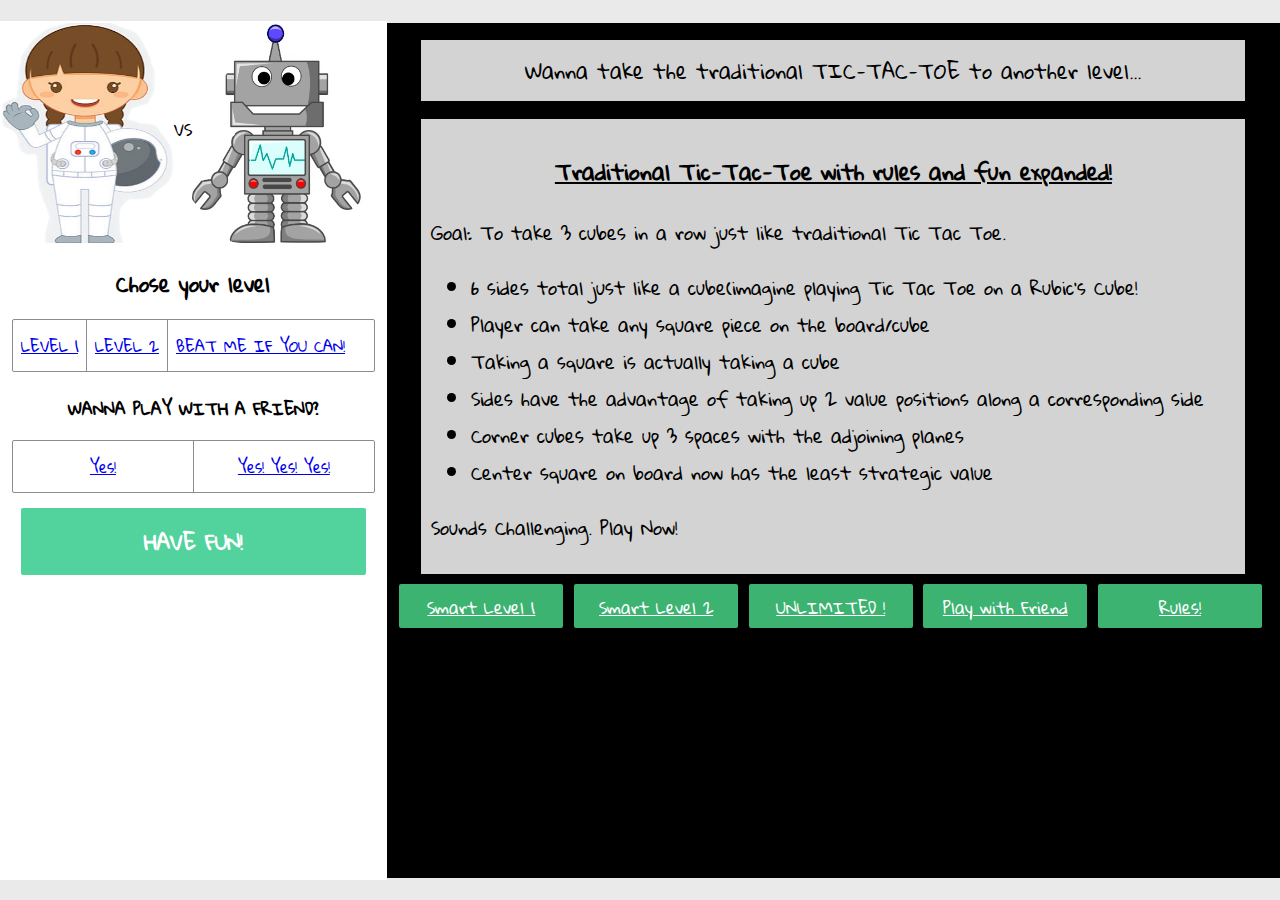
<file: index.html>
<!DOCTYPE html>
<html lang="en">
<head>
	<title> TIC-TAC-TOE</title>
	<meta charset="UTF-8">
	<meta name="viewport" content="width=device-width, initial-scale=1.0">
	<title>Document</title>
	<link href="https://fonts.googleapis.com/css?family=Gloria+Hallelujah" rel="stylesheet">
	<link href="https://fonts.googleapis.com/css?family=Raleway:300,300i,400,400i" rel="stylesheet">

	<link rel="stylesheet" href="style.css">
</head>
<body>
	<div class="outer">
		<div class="inner1">
			<div id="height"></div>
			<div class="imgholder">
				<img src="src/images/human.png">
				<div id="vs">VS</div>
				<img src="src/images/robot.png">
			</div>
			<div class="field">
				<label id="size-increase">Chose your level</label>
				<div class="depth_choices" id="depth">
					<ul id="inline-options">
						<li data-value="1"><a href="level1/index.html">LEVEL 1</a></li>
						<li data-value="2"><a href="level2/indexx.html">LEVEL 2</a></li>
						<li data-value="-1"><a href="tictac3d/index.html">BEAT ME IF YOU CAN!</a></li>
					</ul>
				</div>
			</div>
			<div class="field">
				<label>WANNA PLAY WITH A FRIEND?</label>
				<div class="starting_player_choices" id="starting_player">
					<ul id="inline-options">
						<li data-value="1" ><a href="2player/player.html">Yes!</a></li>
						<li data-value="0"><a href="2player/player.html">Yes! Yes! Yes!</a></li>
					</ul>

				</div>
			</div>

			<button id="newgame">HAVE FUN!</button>
		</div>
		<div class="inner2">
			<div id="height"></div>
			<div id="board_wrap">
			
	
				<div class="box white">Wanna take the traditional TIC-TAC-TOE to another level... </div>

	 <div class="box white" id="textSize">
	 <!-- 	<h2>WELCOME TO 3D TIC-TAC-TOE</h2> -->
	 	<h3><u> Traditional Tic-Tac-Toe with rules and fun expanded! </u></h3>
		<p>
		Goal: To take 3 cubes in a row just like traditional Tic Tac Toe. 
		</p>

		<ul>
			<li>6 sides total just like a cube(imagine playing Tic Tac Toe on a Rubic's Cube!</li>
			<li>Player can take any square piece on the board/cube</li>
			<li>Taking a square is actually taking a cube</li>
			<li>Sides have the advantage of taking up 2 value positions along a corresponding side</li>
			<li>Corner cubes take up 3 spaces with the adjoining planes</li>
			<li>Center square on board now has the least strategic value</li>
		</ul>


		<p class="ul1">Sounds Challenging. Play Now!</p>
		</div>
		<div class="end-buttons">
			<div class="boxx"><a href="3D-level1/index.html">
				Smart Level 1
		   </div>
   
		   <div class="boxx"><a href="3D-level2/index.html">
				Smart Level 2
		   </div>
   
		   <div class="boxx"><a href="3D-level3/index.html">
			   UNLIMITED !
		   </div>
   
		   <div class="boxx"><a href="3dplayer/index.html">
			   Play with Friend
		   </div>
   
		   <div class="boxx"><a href="rules/rules.html">
			   Rules!
		   </div>
		</div>

	</div>
	
		</div>
	</div>
				
				
	<script type="text/javascript" src="script.js"></script>
</body>
</html>
</file>
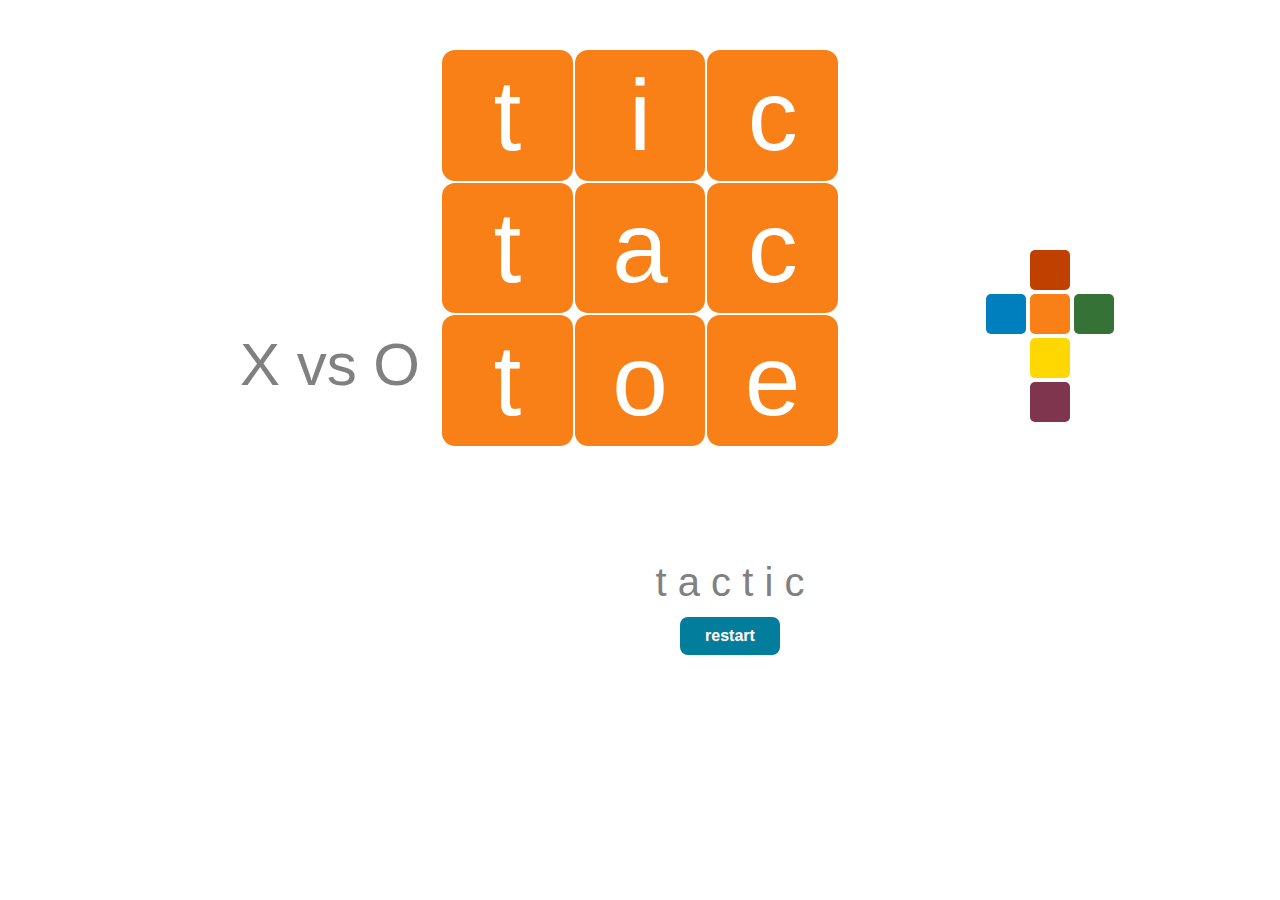
<file: 3D-level1/index.html>
<!DOCTYPE html>
<html>

<head>
  <meta charset="utf-8">
  <title>tic tac toe tactic</title>
  <link rel="stylesheet" href="./css/tictactoetactics.css">
  <script src="https://code.jquery.com/jquery-2.2.0.min.js"></script>
</head>

<body>
  <h3></h3>
  <div id="board" class="container">
    <!-- x vs o/ winner alert! -->
    <div class="message">
      <span id="winner">X vs O</span>
    </div>

    <!-- board/planes -->
    <div>
      <table id="boardCenterPlaneA" class="show">
        <tbody>
          <tr>
            <td class="cellA" id="cellA0a">t</td>
            <td class="cellA" id="cellA1b">i</td>
            <td class="cellA" id="cellA2c">c</td>
          </tr>
          <tr>
            <td class="cellA" id="cellA3d">t</td>
            <td class="cellA" id="cellA4e">a</td>
            <td class="cellA" id="cellA5f">c</td>
          </tr>
          <tr>
            <td class="cellA" id="cellA6g">t</td>
            <td class="cellA" id="cellA7h">o</td>
            <td class="cellA" id="cellA8i">e</td>
          </tr>
        </tbody>
      </table>
      <table id="boardRightPlaneB" class="hidden">
        <tbody>
          <tr>
            <td class="cellB" id="cellB0c">t</td>
            <td class="cellB" id="cellB1j">t</td>
            <td class="cellB" id="cellB2k">t</td>
          </tr>
          <tr>
            <td class="cellB" id="cellB3f">i</td>
            <td class="cellB" id="cellB4l">a</td>
            <td class="cellB" id="cellB5m">o</td>
          </tr>
          <tr>
            <td class="cellB" id="cellB6i">c</td>
            <td class="cellB" id="cellB7n">c</td>
            <td class="cellB" id="cellB8o">e</td>
          </tr>
        </tbody>
      </table>
      <table id="boardBackPlaneC" class="hidden">
        <tbody>
          <tr>
            <td class="cellC" id="cellC0u">t</td>
            <td class="cellC" id="cellC1t">a</td>
            <td class="cellC" id="cellC2o">c</td>
          </tr>
          <tr>
            <td class="cellC" id="cellC3s">t</td>
            <td class="cellC" id="cellC4r">i</td>
            <td class="cellC" id="cellC5m">c</td>
          </tr>
          <tr>
            <td class="cellC" id="cellC6q">t</td>
            <td class="cellC" id="cellC7p">o</td>
            <td class="cellC" id="cellC8k">e</td>
          </tr>
        </tbody>
      </table>
      <table id="boardLeftPlaneD" class="hidden">
        <tbody>
          <tr>
            <td class="cellD" id="cellD0q">t</td>
            <td class="cellD" id="cellD1v">a</td>
            <td class="cellD" id="cellD2a">c</td>
          </tr>
          <tr>
            <td class="cellD" id="cellD3s">t</td>
            <td class="cellD" id="cellD4w">i</td>
            <td class="cellD" id="cellD5d">c</td>
          </tr>
          <tr>
            <td class="cellD" id="cellD6u">t</td>
            <td class="cellD" id="cellD7x">o</td>
            <td class="cellD" id="cellD8g">e</td>
          </tr>
        </tbody>
      </table>
      <table id="boardTopPlaneE" class="hidden">
        <tbody>
          <tr>
            <td class="cellE" id="cellE0q">t</td>
            <td class="cellE" id="cellE1p">i</td>
            <td class="cellE" id="cellE2k">c</td>
          </tr>
          <tr>
            <td class="cellE" id="cellE3v">t</td>
            <td class="cellE" id="cellE4z">a</td>
            <td class="cellE" id="cellE5j">c</td>
          </tr>
          <tr>
            <td class="cellE" id="cellE6a">t</td>
            <td class="cellE" id="cellE7b">i</td>
            <td class="cellE" id="cellE8c">c</td>
          </tr>
        </tbody>
      </table>
      <table id="boardDownPlaneF" class="hidden">
        <tbody>
          <tr>
            <td class="cellF" id="cellF0g">t</td>
            <td class="cellF" id="cellF1h">i</td>
            <td class="cellF" id="cellF2i">c</td>
          </tr>
          <tr>
            <td class="cellF" id="cellF3x">t</td>
            <td class="cellF" id="cellF4y">a</td>
            <td class="cellF" id="cellF5n">c</td>
          </tr>
          <tr>
            <td class="cellF" id="cellF6u">t</td>
            <td class="cellF" id="cellF7t">i</td>
            <td class="cellF" id="cellF8o">c</td>
          </tr>
        </tbody>
      </table>
      <div class="info">
        <li><span id="turn">t a c t i c</span></li>
        <li><a href="#" id="restartButton">restart</a></li>
      </div>
    </div>

    <!-- control buttons -->
    <div class="control">
      <tbody id="control">
        <tr>
          <li>
            <a href="#" id="redButton"></a>
          </li>
        </tr>
        <tr>
          <a href="#" id="blueButton"></a>
          <a href="#" id="orangeButton"></a>
          <a href="#" id="greenButton"></a>
        </tr>
        <tr>
          <li>
            <a href="#" id="yellowButton"></a>
          </li>
        </tr>
        <tr>
          <li>
            <a href="#" id="purpleButton"></a>
          </li>
        </tr>
      </tbody>
    </div>
  </div>
  <!-- audio -->
  <audio id="jump" src="sounds/jump.mov"></audio>
  <audio id="error" src="sounds/error.mov"></audio>
  <audio id="win" src="sounds/win.mov"></audio>
  
  <script src="js/tictactoetactics.js"></script>
  
</body>

</html>
</file>
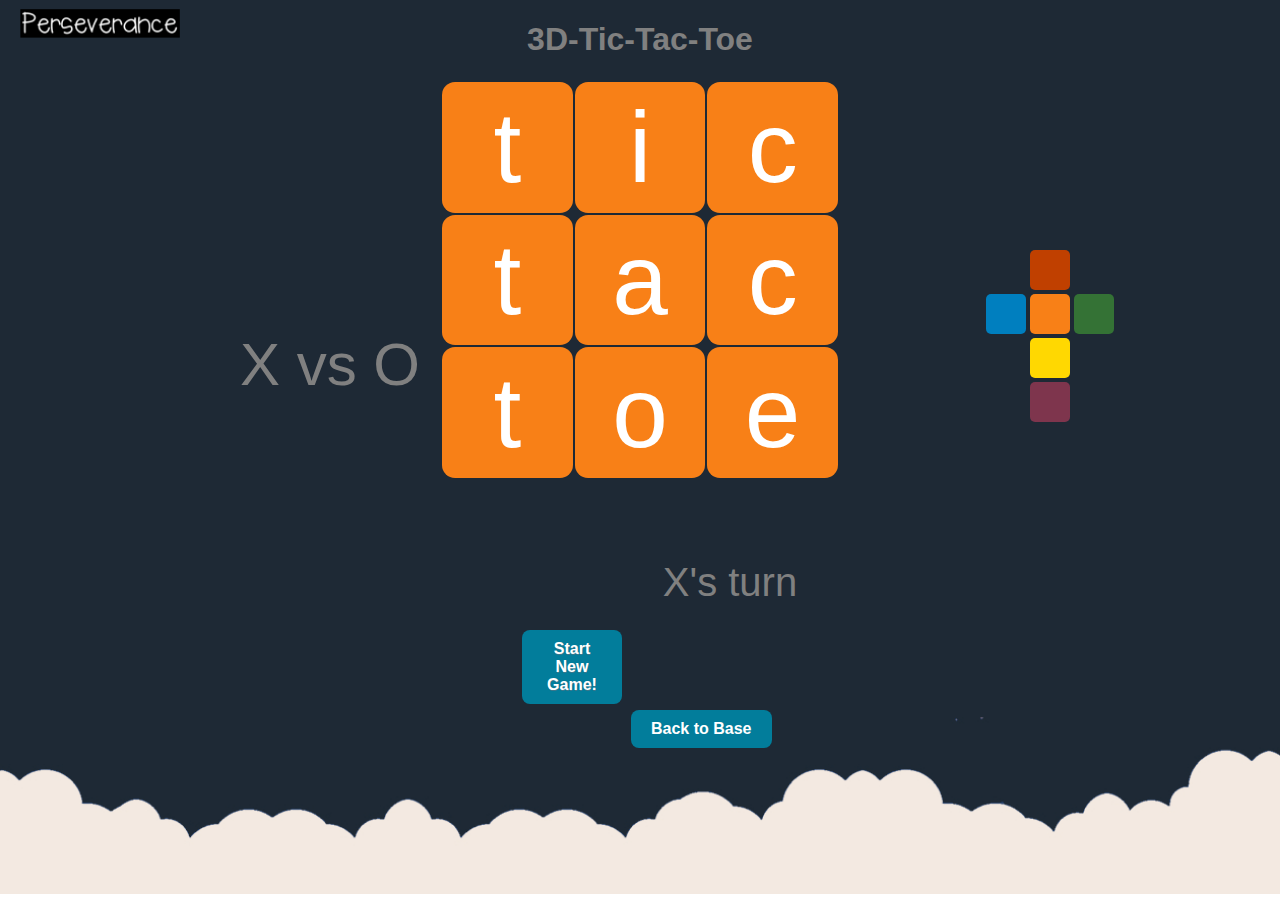
<file: 3D-level2/index.html>
<!DOCTYPE html>
<html>

<head>
  <meta charset="utf-8">
  <title>3D tic tac toe </title>
  <link rel="stylesheet" href="./css/tictactoetactics.css">
  <script src="https://code.jquery.com/jquery-2.2.0.min.js"></script>


 <style>
      body {
     /* background-color: #3b444b;

*/        min-height: 97vh;
       /*   max-height: 130vh;*/
        background-image: url(marsbg.png);
        background-size: cover;
      background-repeat: no-repeat;
      max-width: 500px;
      margin: auto;
      align-items: left;
      }

    </style>
    
</head>

<body>
  <h1>3D-Tic-Tac-Toe</h1>
  <div id="board" class="container">


    <!-- x vs o/ winner alert! -->
    <div class="message">
      <span id="winner">X vs O</span>
    </div>

    <!-- board/planes -->
    <div>
      <table id="boardCenterPlaneA" class="show">
        <tbody>
          <tr>
            <td class="cellA" id="cellA0a">t</td>
            <td class="cellA" id="cellA1b">i</td>
            <td class="cellA" id="cellA2c">c</td>
          </tr>
          <tr>
            <td class="cellA" id="cellA3d">t</td>
            <td class="cellA" id="cellA4e">a</td>
            <td class="cellA" id="cellA5f">c</td>
          </tr>
          <tr>
            <td class="cellA" id="cellA6g">t</td>
            <td class="cellA" id="cellA7h">o</td>
            <td class="cellA" id="cellA8i">e</td>
          </tr>
        </tbody>
      </table>
      <table id="boardRightPlaneB" class="hidden">
        <tbody>
          <tr>
            <td class="cellB" id="cellB0c">t</td>
            <td class="cellB" id="cellB1j">t</td>
            <td class="cellB" id="cellB2k">t</td>
          </tr>
          <tr>
            <td class="cellB" id="cellB3f">i</td>
            <td class="cellB" id="cellB4l">a</td>
            <td class="cellB" id="cellB5m">o</td>
          </tr>
          <tr>
            <td class="cellB" id="cellB6i">c</td>
            <td class="cellB" id="cellB7n">c</td>
            <td class="cellB" id="cellB8o">e</td>
          </tr>
        </tbody>
      </table>
      <table id="boardBackPlaneC" class="hidden">
        <tbody>
          <tr>
            <td class="cellC" id="cellC0u">t</td>
            <td class="cellC" id="cellC1t">a</td>
            <td class="cellC" id="cellC2o">c</td>
          </tr>
          <tr>
            <td class="cellC" id="cellC3s">t</td>
            <td class="cellC" id="cellC4r">i</td>
            <td class="cellC" id="cellC5m">c</td>
          </tr>
          <tr>
            <td class="cellC" id="cellC6q">t</td>
            <td class="cellC" id="cellC7p">o</td>
            <td class="cellC" id="cellC8k">e</td>
          </tr>
        </tbody>
      </table>
      <table id="boardLeftPlaneD" class="hidden">
        <tbody>
          <tr>
            <td class="cellD" id="cellD0q">t</td>
            <td class="cellD" id="cellD1v">a</td>
            <td class="cellD" id="cellD2a">c</td>
          </tr>
          <tr>
            <td class="cellD" id="cellD3s">t</td>
            <td class="cellD" id="cellD4w">i</td>
            <td class="cellD" id="cellD5d">c</td>
          </tr>
          <tr>
            <td class="cellD" id="cellD6u">t</td>
            <td class="cellD" id="cellD7x">o</td>
            <td class="cellD" id="cellD8g">e</td>
          </tr>
        </tbody>
      </table>
      <table id="boardTopPlaneE" class="hidden">
        <tbody>
          <tr>
            <td class="cellE" id="cellE0q">t</td>
            <td class="cellE" id="cellE1p">i</td>
            <td class="cellE" id="cellE2k">c</td>
          </tr>
          <tr>
            <td class="cellE" id="cellE3v">t</td>
            <td class="cellE" id="cellE4z">a</td>
            <td class="cellE" id="cellE5j">c</td>
          </tr>
          <tr>
            <td class="cellE" id="cellE6a">t</td>
            <td class="cellE" id="cellE7b">i</td>
            <td class="cellE" id="cellE8c">c</td>
          </tr>
        </tbody>
      </table>
      <table id="boardDownPlaneF" class="hidden">
        <tbody>
          <tr>
            <td class="cellF" id="cellF0g">t</td>
            <td class="cellF" id="cellF1h">i</td>
            <td class="cellF" id="cellF2i">c</td>
          </tr>
          <tr>
            <td class="cellF" id="cellF3x">t</td>
            <td class="cellF" id="cellF4y">a</td>
            <td class="cellF" id="cellF5n">c</td>
          </tr>
          <tr>
            <td class="cellF" id="cellF6u">t</td>
            <td class="cellF" id="cellF7t">i</td>
            <td class="cellF" id="cellF8o">c</td>
          </tr>
        </tbody>
      </table>
      <div class="info">
        <li><span id="turn">X's turn</span></li>
        <div class="button-holder">
        <a href="#" id="restartButton">Start New Game!</a>
           <button onclick="history.back()">Back to Base</button>
         </div>
      </div>
      
    </div>


    <!-- control buttons -->
    <div class="control">
      <tbody id="control">
        <tr>
          <li>
            <a href="#" id="redButton"></a>
          </li>
        </tr>
        <tr>
          <a href="#" id="blueButton"></a>
          <a href="#" id="orangeButton"></a>
          <a href="#" id="greenButton"></a>
        </tr>
        <tr>
          <li>
            <a href="#" id="yellowButton"></a>
          </li>
        </tr>
        <tr>
          <li>
            <a href="#" id="purpleButton"></a>
          </li>
        </tr>
      </tbody>
    </div>
  </div>



  <!-- audio -->
  <audio id="jump" src="sounds/jump.mov"></audio>
  <audio id="error" src="sounds/error.mov"></audio>
  <audio id="win" src="sounds/win.mov"></audio>
  <script src="js/tictactoetactics.js"></script>


</body>

</html>
</file>
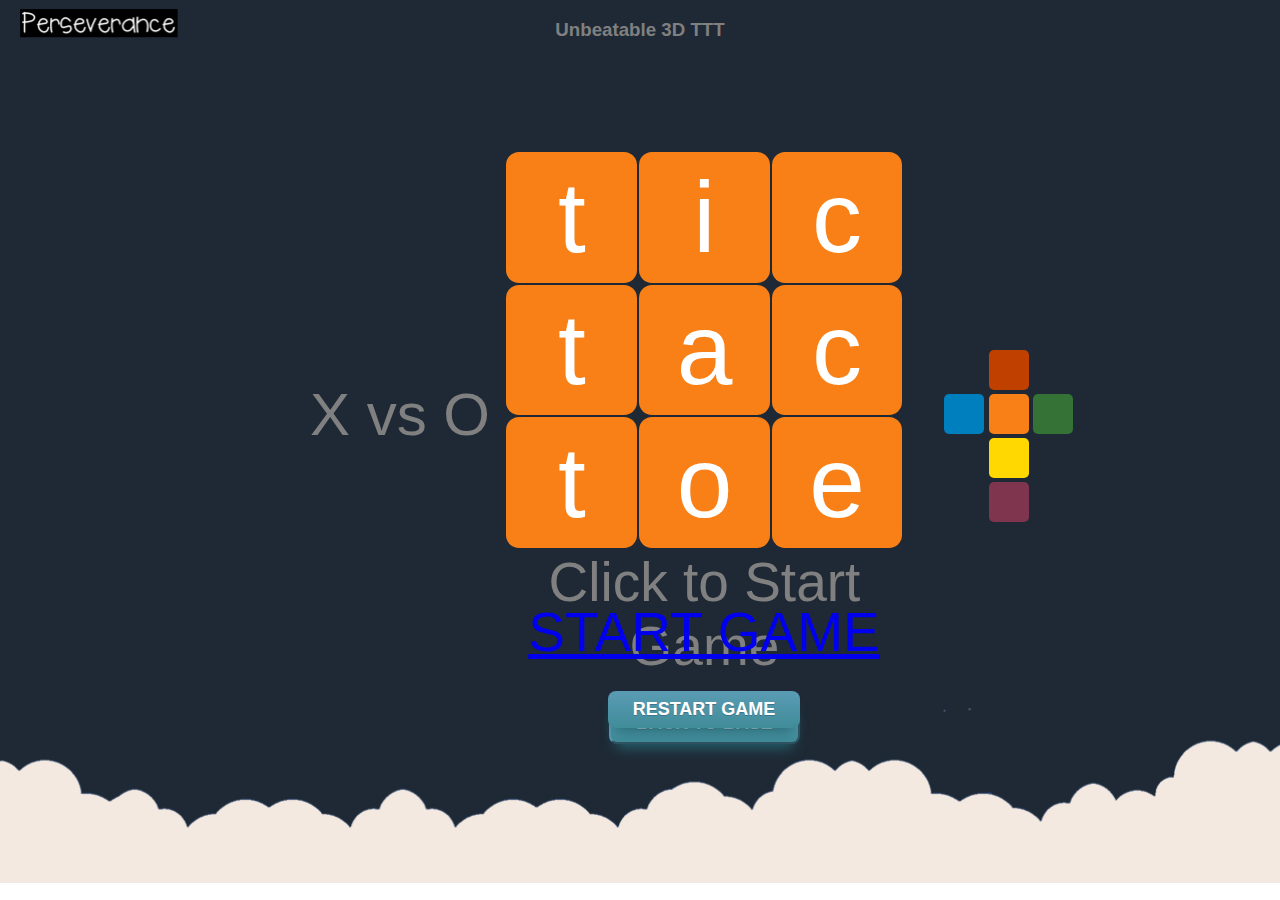
<file: 3D-level3/index.html>
<!DOCTYPE html>
<html>

<head>
  <meta charset="utf-8">
  <title>3D tic tac toe </title>
  <link rel="stylesheet" href="./css/tictactoetactics.css">
  <script src="https://code.jquery.com/jquery-2.2.0.min.js"></script>

  <style>
      body {
     /* background-color: #3b444b;

*/      min-height: 96vh;
        max-height: 100vh;
        background-image: url(marsbg.png);
        background-size: cover;
      background-repeat: no-repeat;
      max-width: 500px;
      margin: auto;
      align-items: left;
      }

    </style>

</head>

<body>
  <h3>Unbeatable 3D TTT</h3>
  <div id="board" class="container">
    <!-- x vs o/ winner alert! -->
    <div class="message">
      <span id="winner">X vs O</span>
    </div>

    <!-- board/planes -->
    <div>
      <table id="boardCenterPlaneA" class="show">
        <tbody>
          <tr>
            <td class="cellA" id="cellA0a">t</td>
            <td class="cellA" id="cellA1b">i</td>
            <td class="cellA" id="cellA2c">c</td>
          </tr>
          <tr>
            <td class="cellA" id="cellA3d">t</td>
            <td class="cellA" id="cellA4e">a</td>
            <td class="cellA" id="cellA5f">c</td>
          </tr>
          <tr>
            <td class="cellA" id="cellA6g">t</td>
            <td class="cellA" id="cellA7h">o</td>
            <td class="cellA" id="cellA8i">e</td>
          </tr>
        </tbody>
      </table>
      <table id="boardRightPlaneB" class="hidden">
        <tbody>
          <tr>
            <td class="cellB" id="cellB0c">t</td>
            <td class="cellB" id="cellB1j">t</td>
            <td class="cellB" id="cellB2k">t</td>
          </tr>
          <tr>
            <td class="cellB" id="cellB3f">i</td>
            <td class="cellB" id="cellB4l">a</td>
            <td class="cellB" id="cellB5m">o</td>
          </tr>
          <tr>
            <td class="cellB" id="cellB6i">c</td>
            <td class="cellB" id="cellB7n">c</td>
            <td class="cellB" id="cellB8o">e</td>
          </tr>
        </tbody>
      </table>
      <table id="boardBackPlaneC" class="hidden">
        <tbody>
          <tr>
            <td class="cellC" id="cellC0u">t</td>
            <td class="cellC" id="cellC1t">a</td>
            <td class="cellC" id="cellC2o">c</td>
          </tr>
          <tr>
            <td class="cellC" id="cellC3s">t</td>
            <td class="cellC" id="cellC4r">i</td>
            <td class="cellC" id="cellC5m">c</td>
          </tr>
          <tr>
            <td class="cellC" id="cellC6q">t</td>
            <td class="cellC" id="cellC7p">o</td>
            <td class="cellC" id="cellC8k">e</td>
          </tr>
        </tbody>
      </table>
      <table id="boardLeftPlaneD" class="hidden">
        <tbody>
          <tr>
            <td class="cellD" id="cellD0q">t</td>
            <td class="cellD" id="cellD1v">a</td>
            <td class="cellD" id="cellD2a">c</td>
          </tr>
          <tr>
            <td class="cellD" id="cellD3s">t</td>
            <td class="cellD" id="cellD4w">i</td>
            <td class="cellD" id="cellD5d">c</td>
          </tr>
          <tr>
            <td class="cellD" id="cellD6u">t</td>
            <td class="cellD" id="cellD7x">o</td>
            <td class="cellD" id="cellD8g">e</td>
          </tr>
        </tbody>
      </table>
      <table id="boardTopPlaneE" class="hidden">
        <tbody>
          <tr>
            <td class="cellE" id="cellE0q">t</td>
            <td class="cellE" id="cellE1p">i</td>
            <td class="cellE" id="cellE2k">c</td>
          </tr>
          <tr>
            <td class="cellE" id="cellE3v">t</td>
            <td class="cellE" id="cellE4z">a</td>
            <td class="cellE" id="cellE5j">c</td>
          </tr>
          <tr>
            <td class="cellE" id="cellE6a">t</td>
            <td class="cellE" id="cellE7b">i</td>
            <td class="cellE" id="cellE8c">c</td>
          </tr>
        </tbody>
      </table>
      <table id="boardDownPlaneF" class="hidden">
        <tbody>
          <tr>
            <td class="cellF" id="cellF0g">t</td>
            <td class="cellF" id="cellF1h">i</td>
            <td class="cellF" id="cellF2i">c</td>
          </tr>
          <tr>
            <td class="cellF" id="cellF3x">t</td>
            <td class="cellF" id="cellF4y">a</td>
            <td class="cellF" id="cellF5n">c</td>
          </tr>
          <tr>
            <td class="cellF" id="cellF6u">t</td>
            <td class="cellF" id="cellF7t">i</td>
            <td class="cellF" id="cellF8o">c</td>
          </tr>
        </tbody>
      </table>
      

       <div class="info">
        <li><span id="turn">Click to Start Game</span></li>
        <div class="button-holder">
        <li><a href="#" id="startButton">START GAME </a></li>
         <li><a href="#" id="restartButton">RESTART GAME </a></li>
         <!--  <div class="abc">.</div> -->
        <!--   <button onclick="history.back()">BACK TO BASE</button> -->
        
      </div>
          <button onclick="history.back()">BACK TO BASE</button>
    </div>
    </div>

    <!-- control buttons -->
    <div class="control">
      <tbody id="control">
        <tr>
          <li>
            <a href="#" id="redButton"></a>
          </li>
        </tr>
        <tr>
          <a href="#" id="blueButton"></a>
          <a href="#" id="orangeButton"></a>
          <a href="#" id="greenButton"></a>
        </tr>
        <tr>
          <li>
            <a href="#" id="yellowButton"></a>
          </li>
        </tr>
        <tr>
          <li>
            <a href="#" id="purpleButton"></a>
          </li>
        </tr>
      </tbody>
    </div>
  </div>
  <!-- audio -->
  <audio id="jump" src="sounds/jump.mov"></audio>
  <audio id="error" src="sounds/error.mov"></audio>
  <audio id="win" src="sounds/win.mov"></audio>
  
  <script src="js/tictactoetactics.js"></script>
  
</body>

</html>
</file>
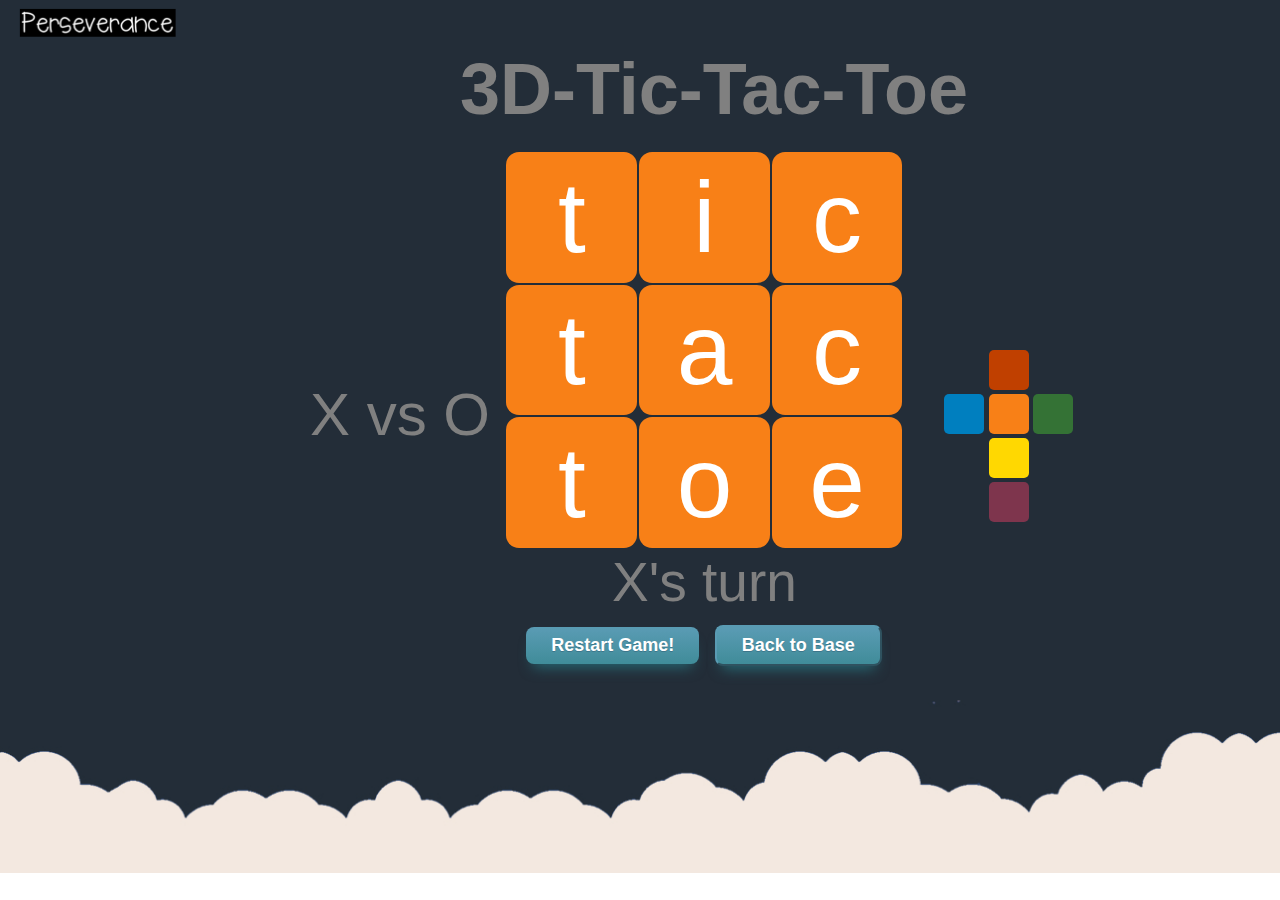
<file: 3dplayer/index.html>
<!DOCTYPE html>
<html>

<head>
  <meta charset="utf-8">
  <title>3D tic tac toe </title>
  <link rel="stylesheet" href="./css/tictactoetactics.css">
  <script src="https://code.jquery.com/jquery-2.2.0.min.js"></script>


 <style>
      body {
     /* background-color: #3b444b;

*/        min-height: 97vh;
       /*   max-height: 130vh;*/
        background-image: url(marsbg.png);
        background-size: cover;
      background-repeat: no-repeat;
      max-width: 500px;
      margin: auto;
      align-items: left;
      }

    </style>
    
</head>

<body>
  <h1>3D-Tic-Tac-Toe</h1>
  <div id="board" class="container">


    <!-- x vs o/ winner alert! -->
    <div class="message">
      <span id="winner">X vs O</span>
    </div>

    <!-- board/planes -->
    <div>
      <table id="boardCenterPlaneA" class="show">
        <tbody>
          <tr>
            <td class="cellA" id="cellA0a">t</td>
            <td class="cellA" id="cellA1b">i</td>
            <td class="cellA" id="cellA2c">c</td>
          </tr>
          <tr>
            <td class="cellA" id="cellA3d">t</td>
            <td class="cellA" id="cellA4e">a</td>
            <td class="cellA" id="cellA5f">c</td>
          </tr>
          <tr>
            <td class="cellA" id="cellA6g">t</td>
            <td class="cellA" id="cellA7h">o</td>
            <td class="cellA" id="cellA8i">e</td>
          </tr>
        </tbody>
      </table>
      <table id="boardRightPlaneB" class="hidden">
        <tbody>
          <tr>
            <td class="cellB" id="cellB0c">t</td>
            <td class="cellB" id="cellB1j">t</td>
            <td class="cellB" id="cellB2k">t</td>
          </tr>
          <tr>
            <td class="cellB" id="cellB3f">i</td>
            <td class="cellB" id="cellB4l">a</td>
            <td class="cellB" id="cellB5m">o</td>
          </tr>
          <tr>
            <td class="cellB" id="cellB6i">c</td>
            <td class="cellB" id="cellB7n">c</td>
            <td class="cellB" id="cellB8o">e</td>
          </tr>
        </tbody>
      </table>
      <table id="boardBackPlaneC" class="hidden">
        <tbody>
          <tr>
            <td class="cellC" id="cellC0u">t</td>
            <td class="cellC" id="cellC1t">a</td>
            <td class="cellC" id="cellC2o">c</td>
          </tr>
          <tr>
            <td class="cellC" id="cellC3s">t</td>
            <td class="cellC" id="cellC4r">i</td>
            <td class="cellC" id="cellC5m">c</td>
          </tr>
          <tr>
            <td class="cellC" id="cellC6q">t</td>
            <td class="cellC" id="cellC7p">o</td>
            <td class="cellC" id="cellC8k">e</td>
          </tr>
        </tbody>
      </table>
      <table id="boardLeftPlaneD" class="hidden">
        <tbody>
          <tr>
            <td class="cellD" id="cellD0q">t</td>
            <td class="cellD" id="cellD1v">a</td>
            <td class="cellD" id="cellD2a">c</td>
          </tr>
          <tr>
            <td class="cellD" id="cellD3s">t</td>
            <td class="cellD" id="cellD4w">i</td>
            <td class="cellD" id="cellD5d">c</td>
          </tr>
          <tr>
            <td class="cellD" id="cellD6u">t</td>
            <td class="cellD" id="cellD7x">o</td>
            <td class="cellD" id="cellD8g">e</td>
          </tr>
        </tbody>
      </table>
      <table id="boardTopPlaneE" class="hidden">
        <tbody>
          <tr>
            <td class="cellE" id="cellE0q">t</td>
            <td class="cellE" id="cellE1p">i</td>
            <td class="cellE" id="cellE2k">c</td>
          </tr>
          <tr>
            <td class="cellE" id="cellE3v">t</td>
            <td class="cellE" id="cellE4z">a</td>
            <td class="cellE" id="cellE5j">c</td>
          </tr>
          <tr>
            <td class="cellE" id="cellE6a">t</td>
            <td class="cellE" id="cellE7b">i</td>
            <td class="cellE" id="cellE8c">c</td>
          </tr>
        </tbody>
      </table>
      <table id="boardDownPlaneF" class="hidden">
        <tbody>
          <tr>
            <td class="cellF" id="cellF0g">t</td>
            <td class="cellF" id="cellF1h">i</td>
            <td class="cellF" id="cellF2i">c</td>
          </tr>
          <tr>
            <td class="cellF" id="cellF3x">t</td>
            <td class="cellF" id="cellF4y">a</td>
            <td class="cellF" id="cellF5n">c</td>
          </tr>
          <tr>
            <td class="cellF" id="cellF6u">t</td>
            <td class="cellF" id="cellF7t">i</td>
            <td class="cellF" id="cellF8o">c</td>
          </tr>
        </tbody>
      </table>
      <div class="info">
        <li><span id="turn">X's turn</span></li>
        <div class="button-holder">
        <a href="#" id="restartButton">Restart Game!</a>
           <button onclick="history.back()">Back to Base</button>
         </div>
      </div>
      
    </div>


    <!-- control buttons -->
    <div class="control">
      <tbody id="control">
        <tr>
          <li>
            <a href="#" id="redButton"></a>
          </li>
        </tr>
        <tr>
          <a href="#" id="blueButton"></a>
          <a href="#" id="orangeButton"></a>
          <a href="#" id="greenButton"></a>
        </tr>
        <tr>
          <li>
            <a href="#" id="yellowButton"></a>
          </li>
        </tr>
        <tr>
          <li>
            <a href="#" id="purpleButton"></a>
          </li>
        </tr>
      </tbody>
    </div>
  </div>



  <!-- audio -->
  <audio id="jump" src="sounds/jump.mov"></audio>
  <audio id="error" src="sounds/error.mov"></audio>
  <audio id="win" src="sounds/win.mov"></audio>
  <script src="js/tictactoetactics.js"></script>


</body>

</html>
</file>
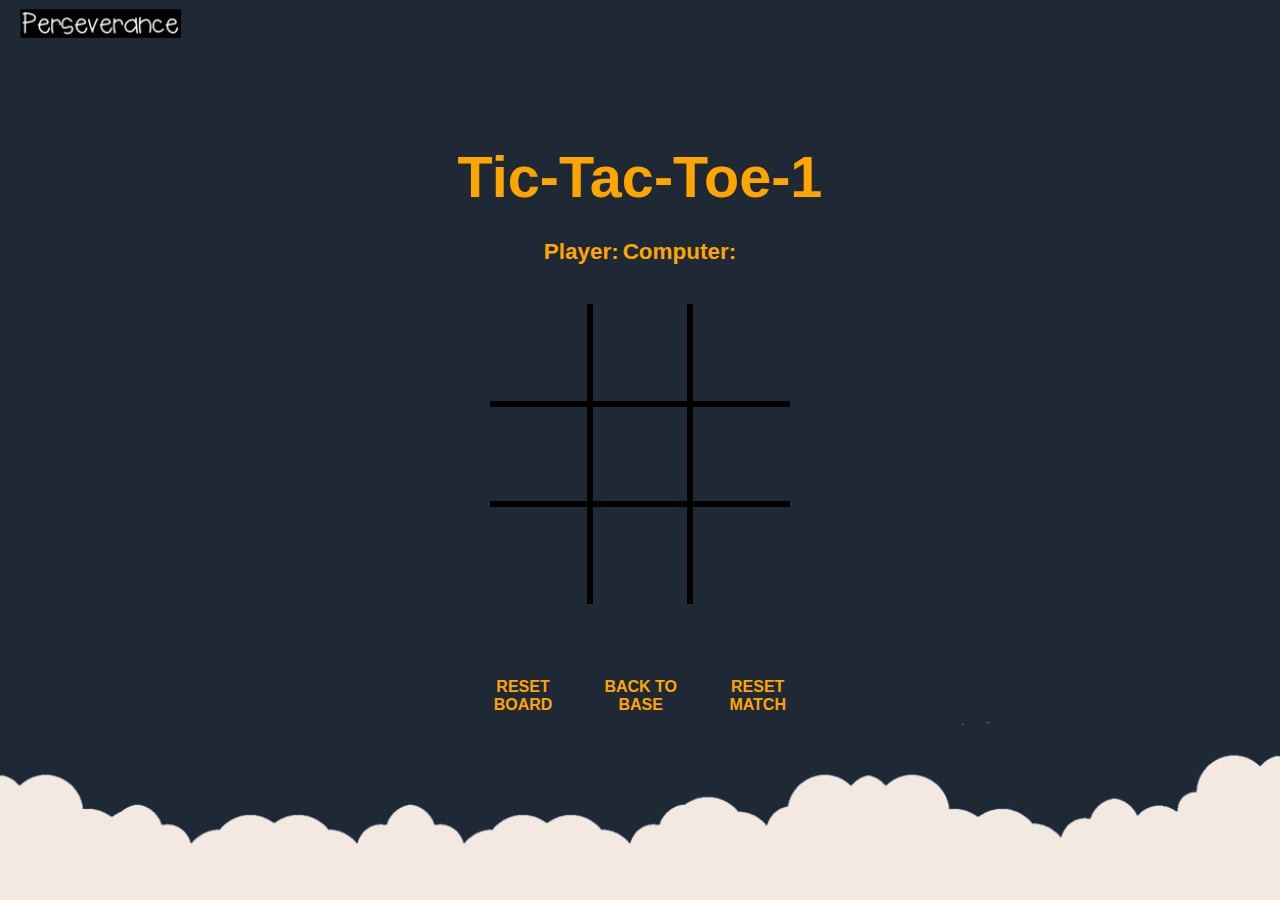
<file: level1/index.html>
<!DOCTYPE html>
<html lang="en">

<head>
    <meta charset="UTF-8" />
    <meta name="viewport" content="width=device-width, initial-scale=1.0" />
    <meta http-equiv="X-UA-Compatible" content="ie=edge" />
    <title>Tick-Tac-Toe</title>
    <link rel="stylesheet" href="style.css" />

<style>
      body {
     /* background-color: #3b444b;

*/      
        background-image: url(marsbg.png);
        background-size: cover;
      background-repeat: no-repeat;
      max-width: 500px;
      margin: auto;
      align-items: left;
      }

    /*  header {
  background:url(marsbg.png) 
  bottom center no-repeat;
   min-height:880px;
    position: absolute;
    left:50px;
    top: 20px;
 }*/
    /*  h1 {
        border-bottom: 1px solid white;
        font-family: 'Raleway', sans-serif;
        color: orange;
      }
      h2 {
        font-family: 'Comfortaa', cursive;
        color: orange;
      }
      .Square {
        height: 160px;
        width: 160px;
        background: rgba(128, 131, 135, 0.5);
        font-size: 70pt;
        text-align: center;
        font-family: 'Comfortaa', cursive;
        margin: auto;
      }
      #message {
        font-family: 'Amatic SC', sans-serif;
        font-size: 40px;
        color: #fff;
      }
      button {
        float: right;
        font-family: 'Comfortaa', cursive;
        font-size: 18px;
        padding: 10px;
        background: rgba(128, 131, 135, 0.8);
        border-radius: 50px;
        border-style: none;
        color: white;
      }*/
    </style>


</head>


<!--  HEADER -->
    <header>
        <div class="top">
          <div class="row">
            <div class="small-12 large-3 medium-3 columns">
              
            </div>
          <div class="small-12 large-9 medium-9 columns">


 </div>
        </div>
    </div>
</header>
<body>
    <div class="container">
        <h4>Tic-Tac-Toe-1</h4>
        <div class="scoreboard">
            <h3 id="player-score">Player:</h3>
            <h3 id="computer-score">Computer:</h3>
        </div>
        <div class="play-area">
            <div id="0" class="block" onclick="addPlayerMove(0)"></div>
            <div id="1" class="block" onclick="addPlayerMove(1)"></div>
            <div id="2" class="block" onclick="addPlayerMove(2)"></div>
            <div id="3" class="block" onclick="addPlayerMove(3)"></div>
            <div id="4" class="block" onclick="addPlayerMove(4)"></div>
            <div id="5" class="block" onclick="addPlayerMove(5)"></div>
            <div id="6" class="block" onclick="addPlayerMove(6)"></div>
            <div id="7" class="block" onclick="addPlayerMove(7)"></div>
            <div id="8" class="block" onclick="addPlayerMove(8)"></div>
        </div>
        <h2 id="winner"></h2>
        <div class="button-holder">
            <button onclick="reset_board()">RESET BOARD</button>
            <button onclick="history.back()">BACK TO BASE</button>
            <button onclick="reset_match()">RESET MATCH</button>
            
        </div>
    </div>



    <script src="app.js"></script>
</body>

</html>
</file>
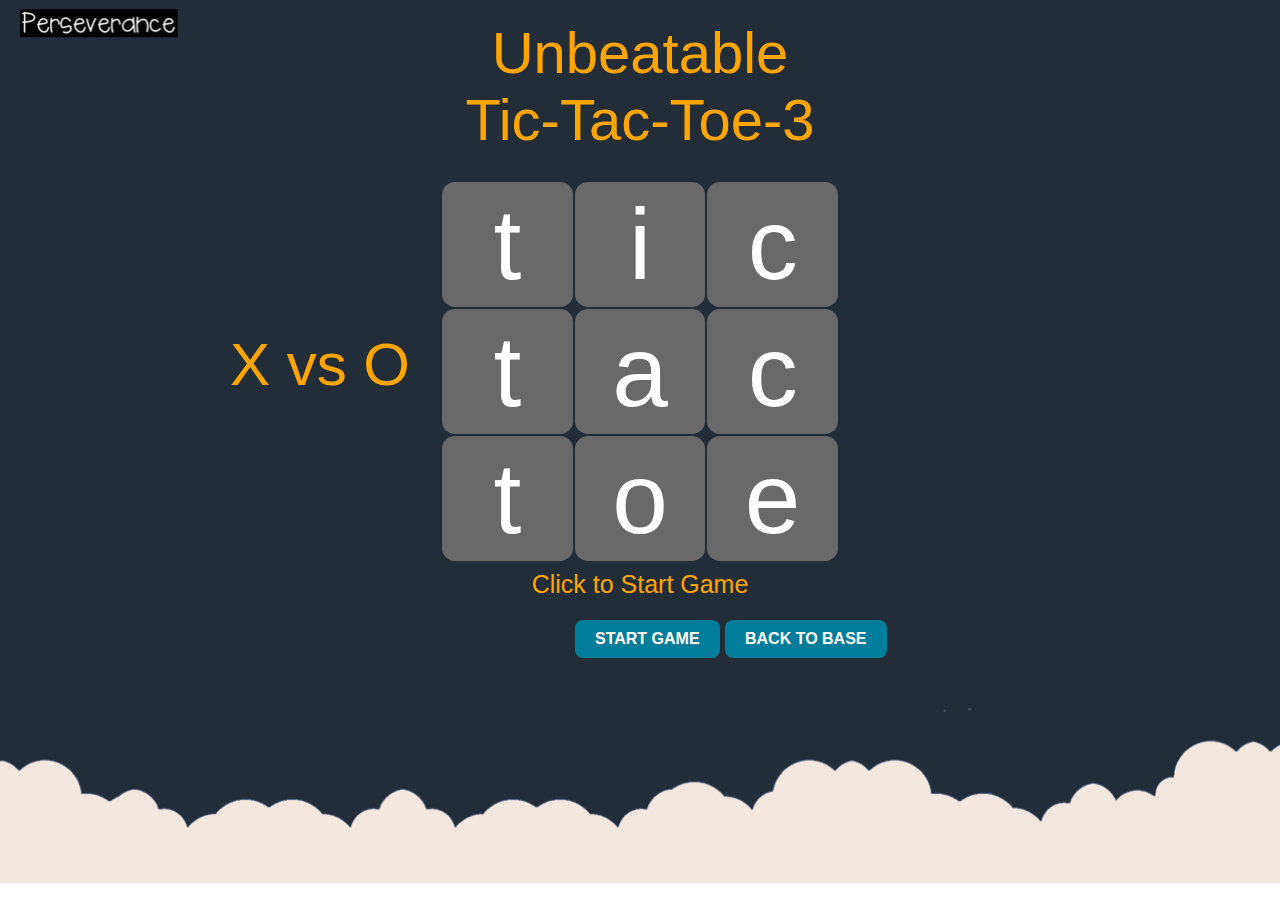
<file: tictac3d/index.html>
<!DOCTYPE html>
<html>

<head>
  <meta charset="utf-8">
  <title>tic tac toe tactic</title>
  <link rel="stylesheet" href="./css/tictactoetactics.css">
  <script src="https://code.jquery.com/jquery-2.2.0.min.js"></script>


  <style>
      body {
     /* background-color: #3b444b;

*/      
        background-image: url(marsbg.png);
        background-size: cover;
      background-repeat: no-repeat;
      max-width: 500px;
      margin: auto;
      align-items: left;
      }

    </style>

</head>

<body>
  <h3></h3>
  <div id="board" class="container">
    <!-- x vs o/ winner alert! -->
    <div class="message">
      <span id="winner">X vs O</span>
    </div>

    <!-- board/planes -->
    <div>
      <table id="boardCenterPlaneA" class="show">
        <tbody>
          <tr>
            <td class="cellA" id="cellA0a">t</td>
            <td class="cellA" id="cellA1b">i</td>
            <td class="cellA" id="cellA2c">c</td>
          </tr>
          <tr>
            <td class="cellA" id="cellA3d">t</td>
            <td class="cellA" id="cellA4e">a</td>
            <td class="cellA" id="cellA5f">c</td>
          </tr>
          <tr>
            <td class="cellA" id="cellA6g">t</td>
            <td class="cellA" id="cellA7h">o</td>
            <td class="cellA" id="cellA8i">e</td>
          </tr>
        </tbody>
      </table>
     
      <div class="info">
        <span id="turn">Unbeatable Tic-Tac-Toe-3</span>
        <div class="infoo">
        <span id="turnn">Click to Start Game</span>
      </div>
        <div class="button-holder">
        <a href="#" id="restartButton">START GAME </a>
          <div class="abc"></div>
          <button onclick="history.back()">BACK TO BASE</button>
        
      </div>
    </div>
    </div>

    <!-- control buttons -->
    <div class="control">
      <tbody id="control">
        <tr>
          <a href="#" id="orangeButton"></a>
        </tr>
      </tbody>
    </div>
  </div>
  <!-- audio -->
  <audio id="jump" src="sounds/jump.mov"></audio>
  <audio id="error" src="sounds/error.mov"></audio>
  <audio id="win" src="sounds/win.mov"></audio>
  <script src="js/tictactoetactics.js"></script>
  
</body>

</html>
</file>
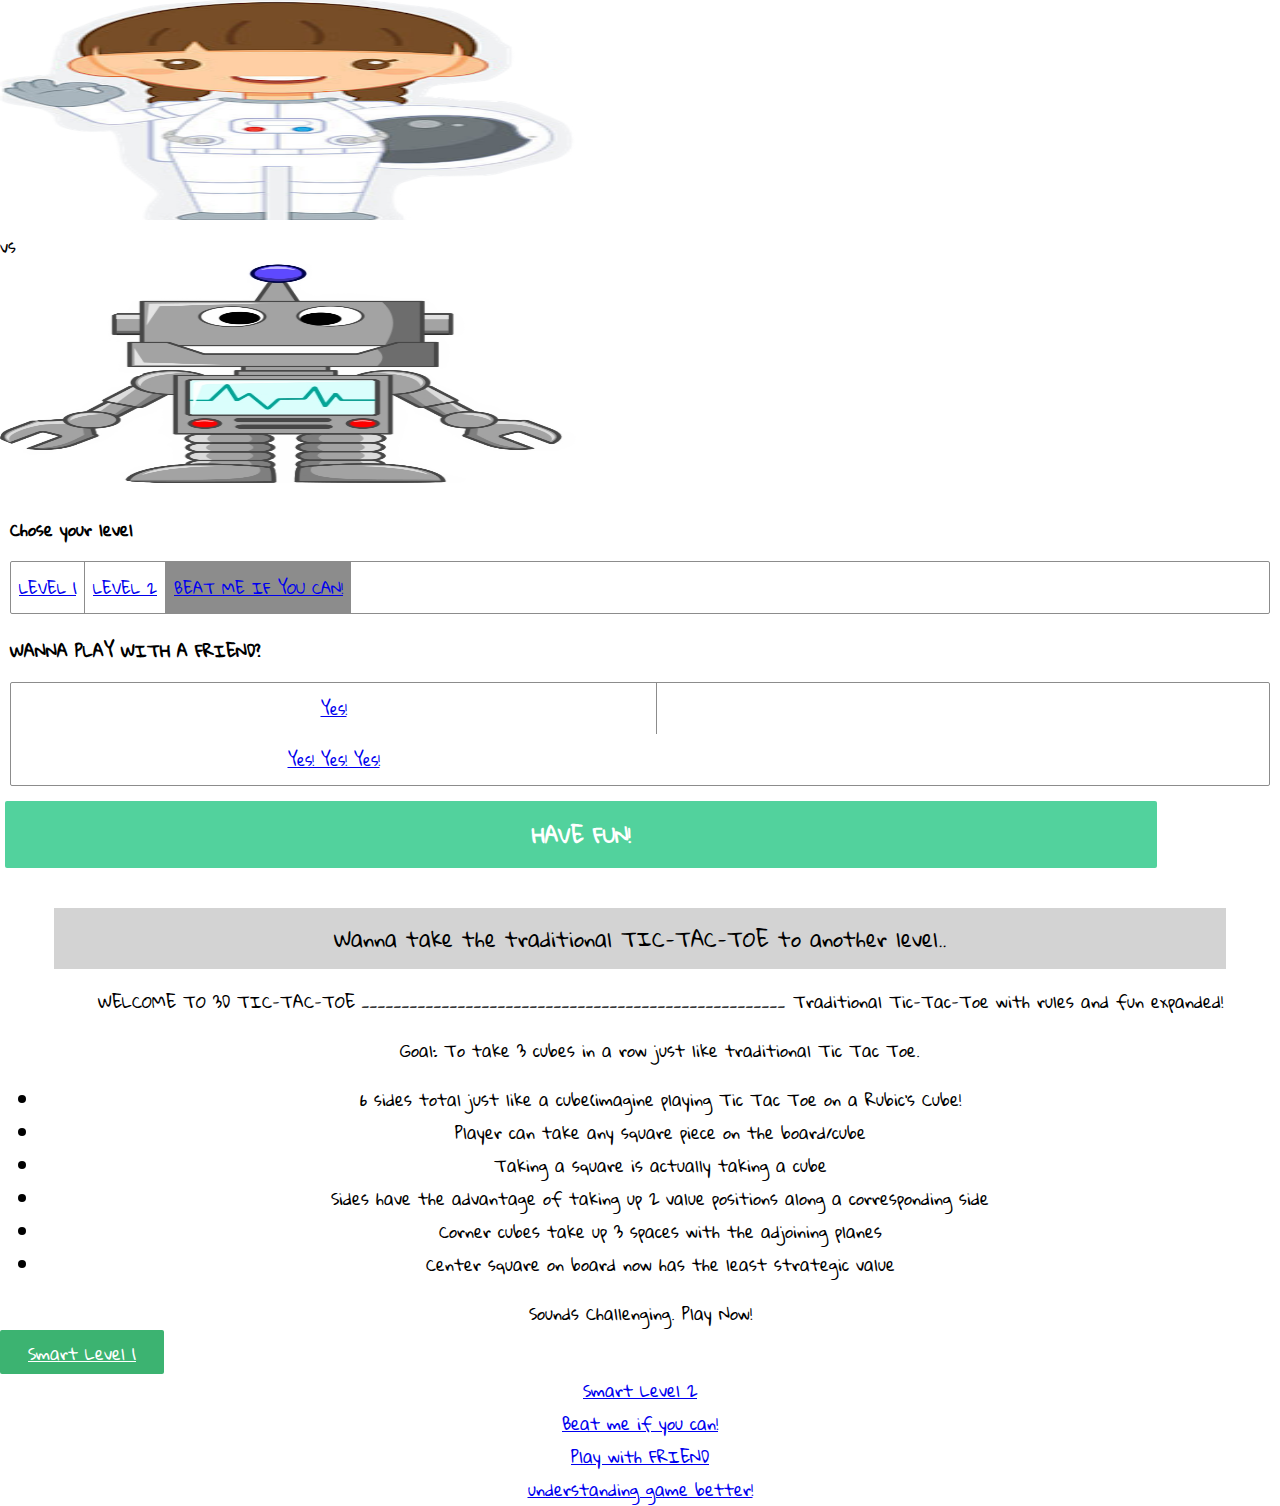
<file: EG.html>
<!DOCTYPE html>
<html>
<head>
	<title>Tic Tac Toe </title>
	<link href="https://fonts.googleapis.com/css?family=Gloria+Hallelujah" rel="stylesheet">
	<link href="https://fonts.googleapis.com/css?family=Raleway:300,300i,400,400i" rel="stylesheet">
	<link rel="stylesheet" type="text/css" href="style.css">
</head>
<body>
	
	<div id="container">
		<div id="sidebar_wrap">
			<div id="sidebar">
				<div id="charachters">
					<div class="human">
						<img src="src/images/human.png" alt="">
						<!-- <div class="lh">
							<img src="src/images/lhand.png" alt="">
						</div>
						<div class="rh">
							<img src="src/images/rhand.png" alt="">
						</div>
						<div class="mouth">
							<img src="src/images/mouth.png" alt="">
						</div>
						<div class="die"></div> -->
					</div>
					<div class="vs">vs</div>
					<div class="robot">
						<img src="src/images/robot.png" alt="">
						<!-- <div class="lh">
							<img src="src/images/lhand2.png" alt="">
							<div class="gun">
								<img src="src/images/gun.png" alt="">
							</div>
						</div>
						<div class="rh">
							<img src="src/images/rhand2.png" alt="">
						</div> -->
					</div>
				</div>
				<div class="field">
					<label>Chose your level</label>
					<div class="depth_choices" id="depth">
						<ul>
							<li data-value="1"><a href="level1/index.html">LEVEL 1</a></li>
							<li data-value="2"><a href="level2/indexx.html">LEVEL 2</a></li>
							<li data-value="-1" class="active"><a href="tictac3d/index.html">BEAT ME IF YOU CAN!</a></li>
						</ul>
					</div>
				</div>

				<div class="field">
					<label>WANNA PLAY WITH A FRIEND?</label>
					<div class="starting_player_choices" id="starting_player">
						<ul>
							<li data-value="1" ><a href="2player/player.html">Yes!</a></li>
							
							<li data-value="0"><a href="2player/player.html">Yes! Yes! Yes!</a></li>
						</ul>

					</div>
				</div>

				<button id="newgame">HAVE FUN!</button>
				
			</div>
		</div><table>
		<tr>
			<td class="cell" id="0"></td>
			<td class="cell" id="1"></td>
			<td class="cell" id="2"></td>
		</tr>
		<tr>
			<td class="cell" id="3"></td>
			<td class="cell" id="4"></td>
			<td class="cell" id="5"></td>
		</tr>
		<tr>
			<td class="cell" id="6"></td>
			<td class="cell" id="7"></td>
			<td class="cell" id="8"></td>
		</tr>
	</table>
		
		<div id="board_wrap">
			
			
			<div id="board"></div>
			<div class="box white">Wanna take the traditional TIC-TAC-TOE to another level.. </div>
			<div class="box white1"> 
			<div class="ull">
		<ul>
			WELCOME TO 3D TIC-TAC-TOE
			_____________________________________________________
			Traditional Tic-Tac-Toe with rules and fun expanded!

			
		</ul>
			</div>


			<div class="ul">
			<ul>
			Goal: To take 3 cubes in a row just like traditional Tic Tac Toe. 
			</ul>

			<ul>
				<li>6 sides total just like a cube(imagine playing Tic Tac Toe on a Rubic's Cube!</li>
				<li>Player can take any square piece on the board/cube</li>
				<li>Taking a square is actually taking a cube</li>
				<li>Sides have the advantage of taking up 2 value positions along a corresponding side</li>
				<li>Corner cubes take up 3 spaces with the adjoining planes</li>
				<li>Center square on board now has the least strategic value</li>
			</ul>


			<div class="ul1">Sounds Challenging. Play Now!</div>

		</div>


		<div class="boxx"><a href="3D-level1/index.html">
			 Smart Level 1
		</div>

		<div class="boxx1"><a href="3D-level2/index.html">
			 Smart Level 2
		</div>

		<div class="boxx2"><a href="3D-level3/index.html">
			Beat me if you can!
		</div>

		<div class="boxx3"><a href="3dplayer/index.html">
			Play with FRIEND
		</div>

		<div class="boxx4"><a href="rules/rules.html">
			understanding game better!
		</div>



		</div>
		

	</div>

	<script type="text/javascript" src="script.js"></script>
</body>
</html>
</file>
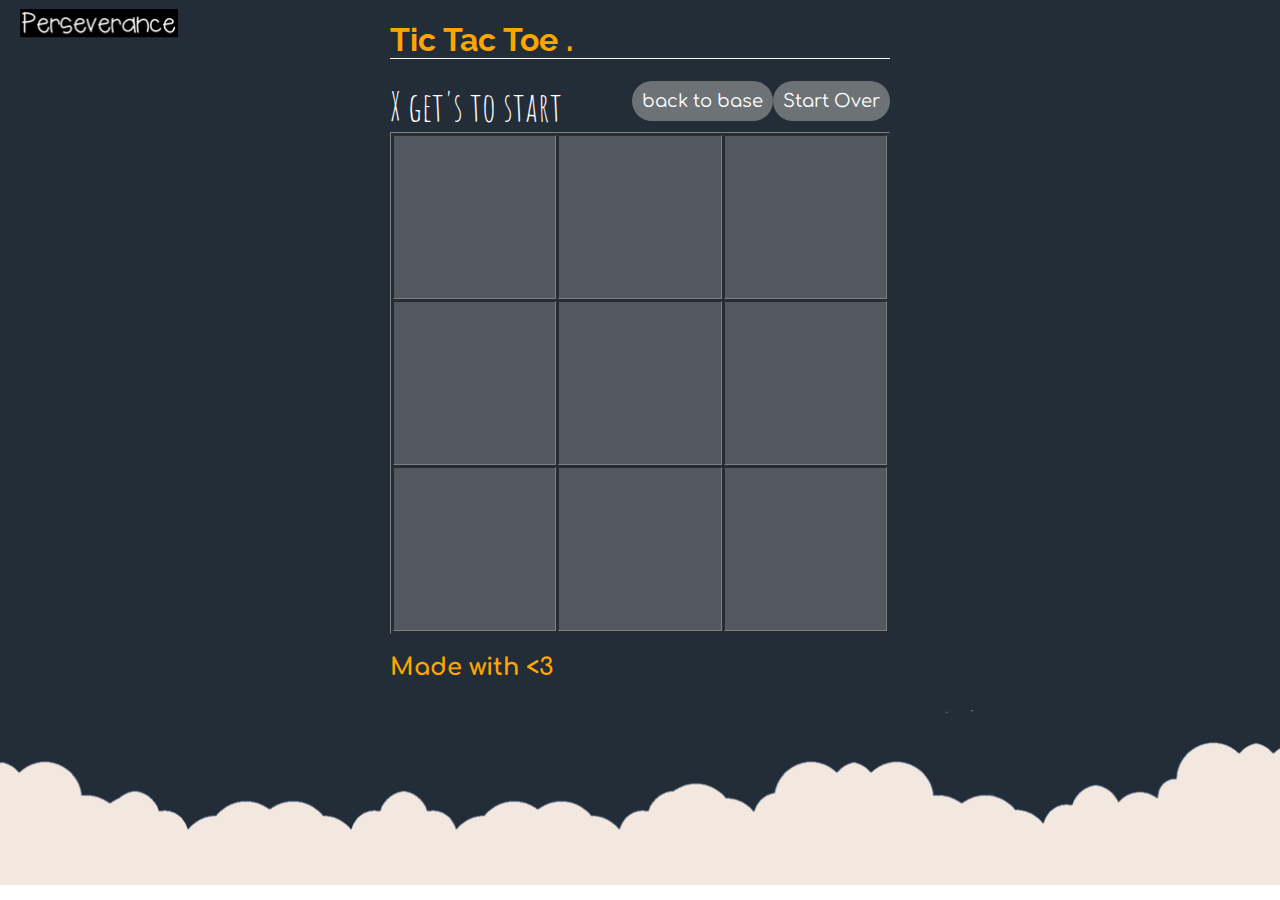
<file: 2player/player.html>
<!DOCTYPE html>
<html>
  <head>

    <link href="https://fonts.googleapis.com/css?family=Amatic+SC|Comfortaa|Raleway"
      rel="stylesheet">
    <title>Tic Tac Toe</title>
    <style>

      body {
          min-height: 96vh;
      background-image: url(marsbg.png);
      background-size: cover;
      background-repeat: no-repeat;
      max-width: 500px;
      margin: auto;
      }
/*  body {
         min-height: 96vh;
        background-image: url(marsbg.png);
        background-size: cover;
      background-repeat: no-repeat;
      max-width: 500px;
      margin: auto;
      align-items: left;
      }*/

      h1 {
        border-bottom: 1px solid white;
        font-family: 'Raleway', sans-serif;
        color: orange;
      }
      h2 {
        font-family: 'Comfortaa', cursive;
        color: orange;
      }
      .Square {
        height: 160px;
        width: 160px;
        background: rgba(128, 131, 135, 0.5);
        font-size: 70pt;
        text-align: center;
        font-family: 'Comfortaa', cursive;
        margin: auto;
      }
      #message {
        font-family: 'Amatic SC', sans-serif;
        font-size: 40px;
        color: #fff;
      }
      button {
        float: right;
        font-family: 'Comfortaa', cursive;
        font-size: 18px;
        padding: 10px;
        background: rgba(128, 131, 135, 0.8);
        border-radius: 50px;
        border-style: none;
        color: white;
      }
    </style>
  </head>


  <body onload="startGame()">
    <h1>Tic Tac Toe .</h1>
    <button onclick="startGame()">Start Over</button>
     <button onclick="history.back()">back to base</button>
    <div id="message">Message here.</div>
    <table border="1">
      <tr>
        <td class="Square" id="s1" onClick="nextMove(this)"></td>
        <td class="Square" id="s2" onClick="nextMove(this)"></td>
        <td class="Square" id="s3" onClick="nextMove(this)"></td>
      </tr>
      <tr>
        <td class="Square" id="s4" onClick="nextMove(this)"></td>
        <td class="Square" id="s5" onClick="nextMove(this)"></td>
        <td class="Square" id="s6" onClick="nextMove(this)"></td>
      </tr>
      <tr>
        <td class="Square" id="s7" onClick="nextMove(this)"></td>
        <td class="Square" id="s8" onClick="nextMove(this)"></td>
        <td class="Square" id="s9" onClick="nextMove(this)"></td>
      </tr>
    </table>

    <h2>Made with <3</h2>

    <script src="playermain.js"></script>

  </body>
</html>
</file>
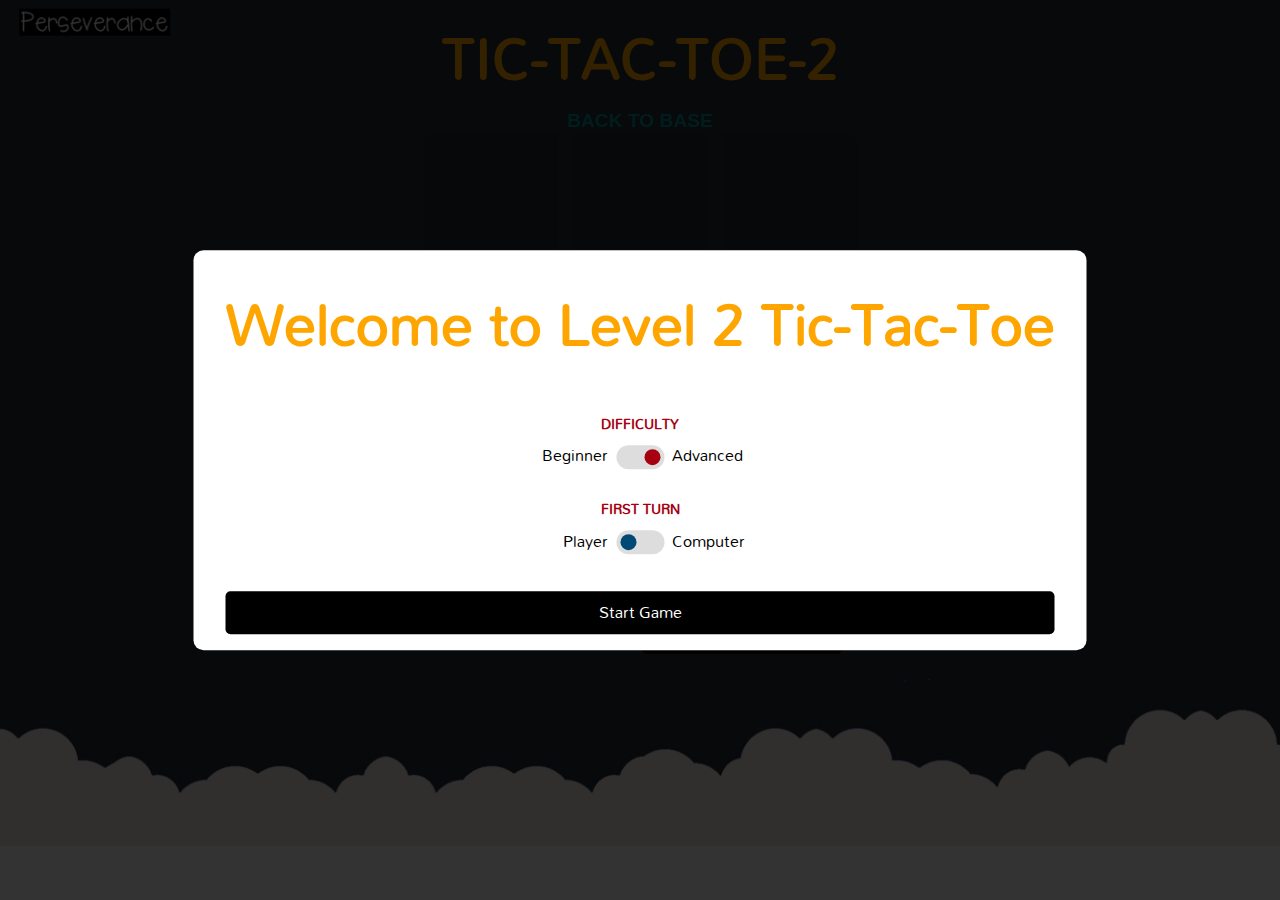
<file: level2/indexx.html>
<!DOCTYPE html>
<html>
<head>
  <title></title>

  <style>
      body {
     /* background-color: #3b444b;

*/      
        background-image: url(marsbg.png);
        background-size: cover;
      background-repeat: no-repeat;
      max-width: 500px;
      margin: auto;
      align-items: left;
      }

    </style>
</head>


<meta
name="viewport" content="width=device-width, initial-scale=1.0, maximum-scale=1.0, user-scalable=no">

<link rel="stylesheet" type="text/css" href="style.css">
<body>
<input type="checkbox" id="difficulty" checked />
<input type="checkbox" id="sound" />
<input type="checkbox" id="first" />

<input type="checkbox" id="start" />

<form id="tictactoe">  
  <input type="radio" name="cell-0" id="cell-0-x" />
  <input type="radio" name="cell-0" id="cell-0-o" />
  <input type="radio" name="cell-1" id="cell-1-x" />
  <input type="radio" name="cell-1" id="cell-1-o" />
  <input type="radio" name="cell-2" id="cell-2-x" />
  <input type="radio" name="cell-2" id="cell-2-o" />
  <input type="radio" name="cell-3" id="cell-3-x" />
  <input type="radio" name="cell-3" id="cell-3-o" />
  <input type="radio" name="cell-4" id="cell-4-x" />
  <input type="radio" name="cell-4" id="cell-4-o" />
  <input type="radio" name="cell-5" id="cell-5-x" />
  <input type="radio" name="cell-5" id="cell-5-o" />
  <input type="radio" name="cell-6" id="cell-6-x" />
  <input type="radio" name="cell-6" id="cell-6-o" />
  <input type="radio" name="cell-7" id="cell-7-x" />
  <input type="radio" name="cell-7" id="cell-7-o" />
  <input type="radio" name="cell-8" id="cell-8-x" />
  <input type="radio" name="cell-8" id="cell-8-o" />

  <div id="menu" class="scrim">
    <div class="center">
      <h1>Welcome to Level 2 Tic-Tac-Toe</h1>
      <div>
        <h2>Difficulty</h2>
        <div class="toggle-group">
          <span>Beginner</span>
          <label for="difficulty" class="toggle"></label>
          <span>Advanced</span>
        </div>
        
        <h2>First turn</h2>
        <div class="toggle-group">
          <span>Player</span>
          <label for="first" class="toggle"></label>
          <span>Computer</span>
        </div>
        <label for="start" id="start-button" class="btn">Start Game</label>
      </div>
    </div>
  </div>

<h1>TIC-TAC-TOE-2</h1>


  <div id="board" class="center">
    <div class="tile" id="tile-0">
      <label for="cell-0-x"></label>
      <div></div>
    </div>
    <div class="tile" id="tile-1">
      <label for="cell-1-x"></label>
      <div></div>
    </div>
    <div class="tile" id="tile-2">
      <label for="cell-2-x"></label>
      <div></div>
    </div>
    <div class="tile" id="tile-3">
      <label for="cell-3-x"></label>
      <div></div>
    </div>
    <div class="tile" id="tile-4">
      <label for="cell-4-x"></label>
      <div></div>
    </div>
    <div class="tile" id="tile-5">
      <label for="cell-5-x"></label>
      <div></div>
    </div>
    <div class="tile" id="tile-6">
      <label for="cell-6-x"></label>
      <div></div>
    </div>
    <div class="tile" id="tile-7">
      <label for="cell-7-x"></label>
      <div></div>
    </div>
    <div class="tile" id="tile-8">
      <label for="cell-8-x"></label>
      <div></div>
    </div>
  </div>
  <div id="label-computer" class="btn">
    Computer Move!
    <label for="cell-0-o"></label>
    <label for="cell-1-o"></label>
    <label for="cell-2-o"></label>
    <label for="cell-3-o"></label>
    <label for="cell-4-o"></label>
    <label for="cell-5-o"></label>
    <label for="cell-6-o"></label>
    <label for="cell-7-o"></label>
    <label for="cell-8-o"></label>
  </div>

   <div id="label-computerr" class="btn" >
    
   <input type="reset" for="tictactoe" value="Restart Game!" class="btnn">
  </div>
     <!--  <label for="cell-0-x"></label>

      <label for="cell-1-x"></label>

      <label for="cell-2-x"></label>

      <label for="cell-3-x"></label>
  
      <label for="cell-4-x"></label>

      <label for="cell-5-x"></label>

      <label for="cell-6-x"></label>

      <label for="cell-7-x"></label>

      <label for="cell-8-x"></label> -->

    <!--  $("cell-0-x").text(boardCenterPlaneA[0]);
    $("cell-1-x").text(boardCenterPlaneA[1]);
    $("cell-2-x").text(boardCenterPlaneA[2]);
    $("cell-3-x").text(boardCenterPlaneA[3]);
    $("cell-4-x").text(boardCenterPlaneA[4]);
    $("cell-5-x").text(boardCenterPlaneA[5]);
    $("cell-6-x").text(boardCenterPlaneA[6]);
    $("cell-7-x").text(boardCenterPlaneA[7]);
    $("cell-8-x").text(boardCenterPlaneA[8]); -->


  <!-- <div id="label-computerr" class="btn">
    <button onclick="history.back()">BACK TO BASE</a></button>
  </div> -->


  <div id="end" class="scrim">
    <div id="message" class="center">
      <div>
        <input type="reset" for="tictactoe" value="Play again">
      </div>
    </div>
  </div>
</form>

<!-- <h1>TIC-TAC-TOE-2</h1> -->
<div class="button-holder">
            <button onclick="history.back()">BACK TO BASE</button>
 </div>




</body>
</html>
</file>
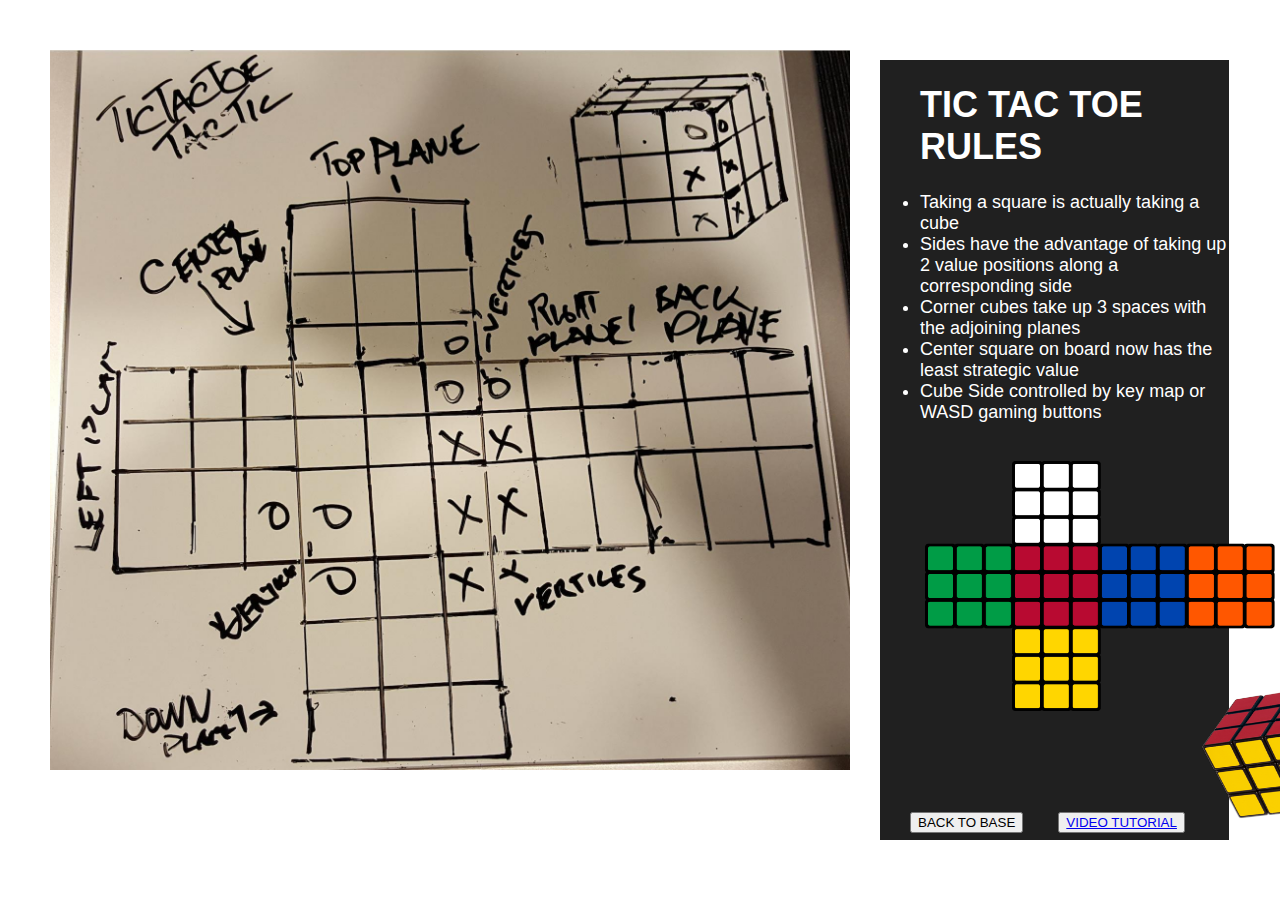
<file: rules/rules.html>
<!DOCTYPE html>
<html>
<head>
	<title>TIC TAC TOE RULES</title>
	<link rel="stylesheet" type="text/css" href="rules.css">
</head>
<body>
	<div class="box">
		<img src="ttt1.png" width="800px" height="720px">

		<div class="ul">

			

			<ul>
				<h1>TIC TAC TOE RULES</h1>
			</ul>
				<ul>
				<li>Taking a square is actually taking a cube</li>
				<li>Sides have the advantage of taking up 2 value positions along a corresponding side</li>
				<li>Corner cubes take up 3 spaces with the adjoining planes</li>
				<li>Center square on board now has the least strategic value</li>
				<li>Cube Side controlled by key map or WASD gaming buttons</li>
			</ul>

				<img src="rubix.png" width="350px" height="250px" style="vertical-align:middle;margin:20px 45px" >
				<img src="rubixc.png" width="200px" height="200px" style="vertical-align:middle;margin:-100px 300px">
			<!-- <div class="box1">
				3D TIC TAC TOE
			</div> -->
   <button onclick="history.back()"  style="vertical-align:middle;margin:60px 30px">BACK TO BASE</a></button>
   <button><a href="video.html">VIDEO TUTORIAL</a></button>
		</div>
</div>
 </body>
</html>
</file>
<file: style.css>
.outer{
  background-color: #eaeaea;
  height: 100%;
  width: 100%;
  display: flex;

}

html,body{
  height: 100%;
  width: 100%;
  margin: 0;
  font-family: 'Gloria Hallelujah', cursive;
}

.inner1{
  min-height: 10em;
    display: table-cell;
    vertical-align: middle 
  margin-top: 15vh;
  margin: auto;
  background-color: white;
  height: 95%;
  width: 30%;
  padding:2px;
  text-align: center;

}


.inner2{
  min-height: 10em;
    display: table-cell;
    vertical-align: middle 
  margin-top: 15vh;
  margin: auto;
  background-color: black;
  height: 95%;
  width: 70%;

}

h3{
  text-align: center;
}

h2{
  text-align: center;
}

img{
  height: 220px;
  width: 45%;
}

#vs{
  margin-top: 90px;
}

.imgholder{
  text-align: center;
  display: flex;
}

.field label{
  font-weight: 600;
  margin-bottom: 15px;
  display: block;
}
.field ul {
  margin: 0;
  padding: 0;
  list-style: none;
  border: 1px solid #8c8c8c;
  border-radius: 2px;
  overflow: hidden;
  font-size: 15px; 
}

.field ul li {
  float: left;
  padding: 10px 8px;
  border-right: 1px solid #8c8c8c;
  cursor: pointer;
  color: #8c8c8c; 
}
#inline-options{
  display: flex;
}
.field{
  margin-top: 20px;
  margin-left: 10px;
  margin-right: 10px;
}
#size-increase{
  font-size: 20px;
}
#newgame {
  background-color: #52d29d;
  border: none;
  padding: 13px 26px;
  border-radius: 2px;
  color: #ffffff;
  font-family: 'Gloria Hallelujah', cursive;
  cursor: pointer;
  font-size: 20px;
  font-weight: 600;
  width: 90%;
  margin-top: 15px;
  margin-left: 5px;
  margin-right: 5px;

}
#textSize{
  font-size:18px;
  padding:10px;
  text-align: left;
}
.white {
  background: LightGray;
  text-align: center;
  background-color: lightgrey;
  font-size: 20px;
  margin-top: 2%;
  width:90%;
  padding:10px;
  display: inline-block;
}

#board_wrap{
  text-align: center;
}

.end-buttons{
  display: flex;
  justify-content: space-around;
  padding:10px;
}


.boxx{
  background: MediumSeaGreen;
  text-align: center;
  font-size: medium;
  width: 150px;
  height: 30px;
  padding: 7px;
  font-size: 1.0;
  color:white;
  border-radius: 2px;

}

.boxx a{
  color:white;
}


.field ul li:hover {
  background-color: #b7b7b7;
  color: #fff; }
.field ul li.active {
  background-color: #8c8c8c;
  color: #fff; }
.field ul li:last-child {
  border-right: none; }
.field .starting_player_choices ul li {
width: 50%;
text-align: center; }
.field label {
font-weight: 600;
margin-bottom: 15px;
display: block; }


@media screen and (max-width: 1248px){
  #height{
    height: 80px;

  }


img{
  height: 230px;
  width: 48%;
}

  .white {

  font-size: 23px;}

  .inner1{
padding:4px;
 
}

.end-buttons{

  padding:30px;
}


}
</file>
<file: 3D-level1/css/tictactoetactics.css>
* {
    box-sizing: border-box;
}

body {
    width: 900px;
    margin: 0 auto;
    text-align: center;
    font-family: helvetica, arial;
    border: display: center;
    color: gray;
}

h3{
    font-size: 3rem;
}

.message {
    position: absolute;
    top: 300px;
    left:230px;
    height: 200px;
    width: 200px;
    border: 0px solid red;
    padding: 30px 0;
    font-size: 20px;
    color: gray;
    font-size: 60px;
    vertical-align: center;
}


.info {
    position: absolute;
    top: 560px;
    left:530px;
    margin: 0 auto;
    width: 400px;
    height: 200px;
    font-size: 40px;
    list-style: none;
    border: 0px dotted red;
    color: gray;
}


.abc{
    color: white;
    background-color: white;
}


.control {
    position: absolute;
    top: 250px;
    left: 950px;
    display: inline-block;
    width: 200px;
    height: 200px;
    list-style: none;
    border: px dotted yellow;
}

#board {

 
    border: 0px dotted gray;
    font-family: arial, helvetica;
    color: white;
    cursor: pointer;
    margin: 0 auto;
}

#board > div {
    display: inline-block;
    vertical-align: middle;

}




#boardCenterPlaneA {
    width: 400px;
    height: 400px;
    border: 0px dotted blue;
    margin: 0 auto;
    position: relative;
}

.cellA {
    border-radius: 10%;
    background-color: #F88017;
    font-family: arial, helvetica;
    color: white;
    font-size: 100px;
}

.cellA:hover {
    background-color: gray;
}

#boardRightPlaneB {
    width: 400px;
    height: 400px;
    border: 0px dotted blue;
    margin: 0 auto;
    position: relative;
    display: none;
}

.cellB {
    border-radius: 10%;
    background-color: #347235;
    font-family: arial, helvetica;
    color: white;
    font-size: 100px;
}

.cellB:hover {
    background-color: gray;
}

#boardBackPlaneC {
    width: 400px;
    height: 400px;
    border: 0px dotted blue;
    margin: 0 auto;
    position: relative;
    display: none;
}

.cellC {
    border-radius: 10%;
    background-color: #7E354D;
    color: white;
    font-size: 100px;
}

.cellC:hover {
    background-color: gray;
}

#boardLeftPlaneD {
    width: 400px;
    height: 400px;
    border: 0px dotted blue;
    margin: 0 auto;
    position: relative;
    display: none;
}

.cellD {
    border-radius: 10%;
    background-color: #007FBF;
    color: white;
    font-size: 100px;
}

.cellD:hover {
    background-color: gray;
}

#boardTopPlaneE {
    width: 400px;
    height: 400px;
    border: 0px dotted blue;
    margin: 0 auto;
    position: relative;
    display: none;
}

.cellE {
    border-radius: 10%;
    background-color: #C04000;
    color: white;
    font-size: 100px;
}

.cellE:hover {
    background-color: gray;
}

#boardDownPlaneF {
    width: 400px;
    height: 400px;
    border: 0px dotted blue;
    margin: 0 auto;
    position: relative;
    display: none;
}

.cellF {
    border-radius: 10%;
    background-color: #FFD801;
    color: white;
    font-size: 100px;
}

.cellF:hover {
    background-color: gray;
}

.hidden {
    display: none;
}

td {
    width: 125px;
    height: 125px;
}

#redButton {
    background-color: #C04000;
    border-radius: 5px;
    display: inline-block;
    cursor: pointer;
    color: #ffffff;
    font-family: Arial;
    font-size: 8px;
    padding: 20px 20px;
    text-decoration: none;
    text-shadow: 0px 1px 0px #810e05;
}

#redButton:hover {
    background-color: #f24437;
}

#redButton:active {
    position: relative;
    top: 1px;
}

#greenButton {
    background-color: #347235;
    border-radius: 5px;
    display: inline-block;
    cursor: pointer;
    color: #ffffff;
    font-family: Arial;
    font-size: 8px;
    padding: 20px 20px;
    text-decoration: none;
    text-shadow: 0px 1px 0px #92b879;
}

#greenButton:hover {
    background-color: #68a54b;
}

#greenButton:active {
    position: relative;
    top: 1px;
}

#orangeButton {
    background-color: #F88017;
    border-radius: 5px;
    display: inline-block;
    cursor: pointer;
    color: #c92200;
    font-family: Arial;
    font-size: 8px;
    padding: 20px 20px;
    text-decoration: none;
    text-shadow: 0px 1px 0px #ded17c;
}

#orangeButton:hover {
    background-color: #f2ab1e;
}

#orangeButton:active {
    position: relative;
    top: 1px;
}

#yellowButton {
    background-color: #FFD801;
    border-radius: 5px;
    display: inline-block;
    cursor: pointer;
    color: #c92200;
    font-family: Arial;
    font-size: 8px;
    padding: 20px 20px;
    text-decoration: none;
    text-shadow: 0px 1px 0px #ded17c;
}

#yellowButton:hover {
   background-color: #f2ab1e;
}

#yellowButton:active {
    position: relative;
    top: 1px;
}

#blueButton {
    background-color: #007FBF;
    border-radius: 5px;
    display: inline-block;
    cursor: pointer;
    color: #ffffff;
    font-family: Arial;
    font-size: 8px;
    padding: 20px 20px;
    text-decoration: none;
    text-shadow: 0px 1px 0px #c70067;
}

#blueButton:hover {
    background-color: #5c54d1;
}

#blueButton:active {
    position: relative;
    top: 1px;
}

#purpleButton {
    background-color: #7E354D;
    border-radius: 5px;
    display: inline-block;
    cursor: pointer;
    color: #ffffff;
    font-family: Arial;
    font-size: 8px;
    padding: 20px 20px;
    text-decoration: none;
    text-shadow: 0px 1px 0px #c70067;
}

#purpleButton:hover {
    background-color: #ef027d;
}

#purpleButton:active {
    position: relative;
    top: 1px;
}


.button-holder {
    position: absolute;
    top: -10px;
    left: -8px;
  display: flex;
  width: 100%;
  margin: 2em auto;
  justify-content: space-between;
}

button {
    position: absolute;
    top: 80px;
    left: 109px;
  outline: none;
  border: 4px ;
  padding: 10px 20px;
  font-size: 1rem;
  font-weight: bold;
  background: #027D9B;
  transition: all 0.2s ease-in-out;
  border-radius: 8px;
    display: inline-block;
    cursor: pointer;
    color: #ffffff;


}


#startButton {

    background-color: #027D9B;
    border: 4px;
    border-radius: 8px;
    display: inline-block;
    cursor: pointer;
    color: #ffffff;
    font-family: Arial;
    font-size: 1rem;
    font-weight: bold;
    padding: 10px 20px;
    text-decoration: none;
    text-shadow: 0px 1px 0px #3d768a;
        width: 100px;
}
/*
#restartButton:hover {
    background: -webkit-gradient(linear, left top, left bottom, color-stop(0.05, #408c99), color-stop(1, #599bb3));
    background: -o-linear-gradient(top, #408c99 5%, #599bb3 100%);
    background: -ms-linear-gradient(top, #408c99 5%, #599bb3 100%);
    background: linear-gradient(to bottom, #408c99 5%, #599bb3 100%);
    filter: progid: DXImageTransform.Microsoft.gradient(startColorstr='#408c99', endColorstr='#599bb3', GradientType=0);
    background-color: #408c99;
}*/

#startButton:active {
    position: relative;
    top: 1px;
}


#restartButton {

    background-color: #027D9B;
    border: 4px;
    border-radius: 8px;
    display: inline-block;
    cursor: pointer;
    color: #ffffff;
    font-family: Arial;
    font-size: 1rem;
    font-weight: bold;
    padding: 10px 20px;
    text-decoration: none;
    text-shadow: 0px 1px 0px #3d768a;
        width: 100px;
}
/*
#restartButton:hover {
    background: -webkit-gradient(linear, left top, left bottom, color-stop(0.05, #408c99), color-stop(1, #599bb3));
    background: -o-linear-gradient(top, #408c99 5%, #599bb3 100%);
    background: -ms-linear-gradient(top, #408c99 5%, #599bb3 100%);
    background: linear-gradient(to bottom, #408c99 5%, #599bb3 100%);
    filter: progid: DXImageTransform.Microsoft.gradient(startColorstr='#408c99', endColorstr='#599bb3', GradientType=0);
    background-color: #408c99;
}*/

#restartButton:active {
    position: relative;
    top: 1px;
}
</file>
<file: 3D-level2/css/tictactoetactics.css>
* {
    box-sizing: border-box;
}

body {
    width: 900px;
    margin: 0 auto;
    text-align: center;
    font-family: helvetica, arial;
    border: display: center;
    color: gray;
}
h3{
    font-size: 3rem;
}
.message {
    position: absolute;
    top: 300px;
    left:230px;
    height: 200px;
    width: 200px;
    border: 0px solid red;
    padding: 30px 0;
    font-size: 20px;
    color: gray;
    font-size: 60px;
    vertical-align: center;
}



.info {
    position: absolute;
    top: 560px;
    left:530px;
    margin: 0 auto;
    width: 400px;
    height: 200px;
    font-size: 40px;
    list-style: none;
    border: 0px dotted red;
    color: gray;
}

.abc{
    color: white;
    background-color: white;
}


.control {
     position: absolute;
    top: 250px;
    left: 950px;
    display: inline-block;
    width: 200px;
    height: 200px;
    list-style: none;
    border: px dotted yellow;
}

#board {
    border: 0px dotted gray;
    font-family: arial, helvetica;
    color: white;
    cursor: pointer;
    margin: 0 auto;
}

#board > div {
    display: inline-block;
    vertical-align: middle;
}

#boardCenterPlaneA {
    width: 400px;
    height: 400px;
    border: 0px dotted blue;
    margin: 0 auto;
    position: relative;
}

.cellA {
    border-radius: 10%;
    background-color: #F88017;
    font-family: arial, helvetica;
    color: white;
    font-size: 100px;
}

.cellA:hover {
    background-color: gray;
}

#boardRightPlaneB {
    width: 400px;
    height: 400px;
    border: 0px dotted blue;
    margin: 0 auto;
    position: relative;
    display: none;
}

.cellB {
    border-radius: 10%;
    background-color: #347235;
    font-family: arial, helvetica;
    color: white;
    font-size: 100px;
}

.cellB:hover {
    background-color: gray;
}

#boardBackPlaneC {
    width: 400px;
    height: 400px;
    border: 0px dotted blue;
    margin: 0 auto;
    position: relative;
    display: none;
}

.cellC {
    border-radius: 10%;
    background-color: #7E354D;
    color: white;
    font-size: 100px;
}

.cellC:hover {
    background-color: gray;
}

#boardLeftPlaneD {
    width: 400px;
    height: 400px;
    border: 0px dotted blue;
    margin: 0 auto;
    position: relative;
    display: none;
}

.cellD {
    border-radius: 10%;
    background-color: #007FBF;
    color: white;
    font-size: 100px;
}

.cellD:hover {
    background-color: gray;
}

#boardTopPlaneE {
    width: 400px;
    height: 400px;
    border: 0px dotted blue;
    margin: 0 auto;
    position: relative;
    display: none;
}

.cellE {
    border-radius: 10%;
    background-color: #C04000;
    color: white;
    font-size: 100px;
}

.cellE:hover {
    background-color: gray;
}

#boardDownPlaneF {
    width: 400px;
    height: 400px;
    border: 0px dotted blue;
    margin: 0 auto;
    position: relative;
    display: none;
}

.cellF {
    border-radius: 10%;
    background-color: #FFD801;
    color: white;
    font-size: 100px;
}

.cellF:hover {
    background-color: gray;
}

.hidden {
    display: none;
}

td {
    width: 125px;
    height: 125px;
}

#redButton {
    background-color: #C04000;
    border-radius: 5px;
    display: inline-block;
    cursor: pointer;
    color: #ffffff;
    font-family: Arial;
    font-size: 8px;
    padding: 20px 20px;
    text-decoration: none;
    text-shadow: 0px 1px 0px #810e05;
}

#redButton:hover {
    background-color: #f24437;
}

#redButton:active {
    position: relative;
    top: 1px;
}

#greenButton {
    background-color: #347235;
    border-radius: 5px;
    display: inline-block;
    cursor: pointer;
    color: #ffffff;
    font-family: Arial;
    font-size: 8px;
    padding: 20px 20px;
    text-decoration: none;
    text-shadow: 0px 1px 0px #92b879;
}

#greenButton:hover {
    background-color: #68a54b;
}

#greenButton:active {
    position: relative;
    top: 1px;
}

#orangeButton {
    background-color: #F88017;
    border-radius: 5px;
    display: inline-block;
    cursor: pointer;
    color: #c92200;
    font-family: Arial;
    font-size: 8px;
    padding: 20px 20px;
    text-decoration: none;
    text-shadow: 0px 1px 0px #ded17c;
}

#orangeButton:hover {
    background-color: #f2ab1e;
}

#orangeButton:active {
    position: relative;
    top: 1px;
}

#yellowButton {
    background-color: #FFD801;
    border-radius: 5px;
    display: inline-block;
    cursor: pointer;
    color: #c92200;
    font-family: Arial;
    font-size: 8px;
    padding: 20px 20px;
    text-decoration: none;
    text-shadow: 0px 1px 0px #ded17c;
}

#yellowButton:hover {
   background-color: #f2ab1e;
}

#yellowButton:active {
    position: relative;
    top: 1px;
}

#blueButton {
    background-color: #007FBF;
    border-radius: 5px;
    display: inline-block;
    cursor: pointer;
    color: #ffffff;
    font-family: Arial;
    font-size: 8px;
    padding: 20px 20px;
    text-decoration: none;
    text-shadow: 0px 1px 0px #c70067;
}

#blueButton:hover {
    background-color: #5c54d1;
}

#blueButton:active {
    position: relative;
    top: 1px;
}

#purpleButton {
    background-color: #7E354D;
    border-radius: 5px;
    display: inline-block;
    cursor: pointer;
    color: #ffffff;
    font-family: Arial;
    font-size: 8px;
    padding: 20px 20px;
    text-decoration: none;
    text-shadow: 0px 1px 0px #c70067;
}

#purpleButton:hover {
    background-color: #ef027d;
}

#purpleButton:active {
    position: relative;
    top: 1px;
}


.button-holder {
 position: absolute;
    top: -10px;
    left: -8px;
  display: flex;
  width: 100%;
  margin: 2em auto;
  justify-content: space-between;
}
button {
 position: absolute;
    top: 80px;
    left: 109px;
  outline: none;
  border: 4px ;
  padding: 10px 20px;
  font-size: 1rem;
  font-weight: bold;
  background: #027D9B;
  transition: all 0.2s ease-in-out;
  border-radius: 8px;
    display: inline-block;
    cursor: pointer;
    color: #ffffff;


}


#startButton {

    background-color: #027D9B;
    border: 4px;
    border-radius: 8px;
    display: inline-block;
    cursor: pointer;
    color: #ffffff;
    font-family: Arial;
    font-size: 1rem;
    font-weight: bold;
    padding: 10px 20px;
    text-decoration: none;
    text-shadow: 0px 1px 0px #3d768a;
        width: 100px;
}
/*
#restartButton:hover {
    background: -webkit-gradient(linear, left top, left bottom, color-stop(0.05, #408c99), color-stop(1, #599bb3));
    background: -o-linear-gradient(top, #408c99 5%, #599bb3 100%);
    background: -ms-linear-gradient(top, #408c99 5%, #599bb3 100%);
    background: linear-gradient(to bottom, #408c99 5%, #599bb3 100%);
    filter: progid: DXImageTransform.Microsoft.gradient(startColorstr='#408c99', endColorstr='#599bb3', GradientType=0);
    background-color: #408c99;
}*/

#startButton:active {
    position: relative;
    top: 1px;
}


#restartButton {

    background-color: #027D9B;
    border: 4px;
    border-radius: 8px;
    display: inline-block;
    cursor: pointer;
    color: #ffffff;
    font-family: Arial;
    font-size: 1rem;
    font-weight: bold;
    padding: 10px 20px;
    text-decoration: none;
    text-shadow: 0px 1px 0px #3d768a;
        width: 100px;
}
/*
#restartButton:hover {
    background: -webkit-gradient(linear, left top, left bottom, color-stop(0.05, #408c99), color-stop(1, #599bb3));
    background: -o-linear-gradient(top, #408c99 5%, #599bb3 100%);
    background: -ms-linear-gradient(top, #408c99 5%, #599bb3 100%);
    background: linear-gradient(to bottom, #408c99 5%, #599bb3 100%);
    filter: progid: DXImageTransform.Microsoft.gradient(startColorstr='#408c99', endColorstr='#599bb3', GradientType=0);
    background-color: #408c99;
}*/

#restartButton:active {
    position: relative;
    top: 1px;
}
</file>
<file: 3D-level3/css/tictactoetactics.css>
* {
    box-sizing: border-box;
}

body {
    width: 900px;
    margin: 0 auto;
    text-align: center;
    font-family: helvetica, arial;
    border: display: center;
    color: gray;
}

h1{
    font-size: 4.5rem;
    position: absolute;
    left: 460px;
}

.message {
    height: 200px;
    width: 200px;
    border: 0px solid red;
    padding: 30px 0;
    font-size: 20px;
    color: gray;
    font-size: 60px;
    vertical-align: center;
}

.info {
    margin: 0 auto;
    width: 400px;
    height: 200px;
    font-size: 55px;
    list-style: none;
    border: 0px dotted red;
    color: gray;
}

.control {
    display: inline-block;
    width: 200px;
    height: 200px;
    list-style: none;
    border: px dotted yellow;
}

#board {
    border: 0px dotted gray;
    font-family: arial, helvetica;
    color: white;
    cursor: pointer;
    margin: 0 auto;
     position: absolute;
    top: 150px;
    left: 300px;
}

#board > div {
    display: inline-block;
    vertical-align: middle;
}

#boardCenterPlaneA {
    width: 400px;
    height: 400px;
    border: 0px dotted blue;
    margin: 0 auto;
   /* position: absolute;
    top: 150px;*/
}

.cellA {
    border-radius: 10%;
    background-color: #F88017;
    font-family: arial, helvetica;
    color: white;
    font-size: 100px;
}

.cellA:hover {
    background-color: gray;
}

#boardRightPlaneB {
    width: 400px;
    height: 400px;
    border: 0px dotted blue;
    margin: 0 auto;
    position: relative;
    display: none;
}

.cellB {
    border-radius: 10%;
    background-color: #347235;
    font-family: arial, helvetica;
    color: white;
    font-size: 100px;
}

.cellB:hover {
    background-color: gray;
}

#boardBackPlaneC {
    width: 400px;
    height: 400px;
    border: 0px dotted blue;
    margin: 0 auto;
    position: relative;
    display: none;
}

.cellC {
    border-radius: 10%;
    background-color: #7E354D;
    color: white;
    font-size: 100px;
}

.cellC:hover {
    background-color: gray;
}

#boardLeftPlaneD {
    width: 400px;
    height: 400px;
    border: 0px dotted blue;
    margin: 0 auto;
    position: relative;
    display: none;
}

.cellD {
    border-radius: 10%;
    background-color: #007FBF;
    color: white;
    font-size: 100px;
}

.cellD:hover {
    background-color: gray;
}

#boardTopPlaneE {
    width: 400px;
    height: 400px;
    border: 0px dotted blue;
    margin: 0 auto;
    position: relative;
    display: none;
}

.cellE {
    border-radius: 10%;
    background-color: #C04000;
    color: white;
    font-size: 100px;
}

.cellE:hover {
    background-color: gray;
}

#boardDownPlaneF {
    width: 400px;
    height: 400px;
    border: 0px dotted blue;
    margin: 0 auto;
    position: relative;
    display: none;
}

.cellF {
    border-radius: 10%;
    background-color: #FFD801;
    color: white;
    font-size: 100px;
}

.cellF:hover {
    background-color: gray;
}

.hidden {
    display: none;
}

td {
    width: 125px;
    height: 125px;
}

#redButton {
    background-color: #C04000;
    border-radius: 5px;
    display: inline-block;
    cursor: pointer;
    color: #ffffff;
    font-family: Arial;
    font-size: 8px;
    padding: 20px 20px;
    text-decoration: none;
    text-shadow: 0px 1px 0px #810e05;
}

#redButton:hover {
    background-color: #f24437;
}

#redButton:active {
    position: relative;
    top: 1px;
}

#greenButton {
    background-color: #347235;
    border-radius: 5px;
    display: inline-block;
    cursor: pointer;
    color: #ffffff;
    font-family: Arial;
    font-size: 8px;
    padding: 20px 20px;
    text-decoration: none;
    text-shadow: 0px 1px 0px #92b879;
}

#greenButton:hover {
    background-color: #68a54b;
}

#greenButton:active {
    position: relative;
    top: 1px;
}

#orangeButton {
    background-color: #F88017;
    border-radius: 5px;
    display: inline-block;
    cursor: pointer;
    color: #c92200;
    font-family: Arial;
    font-size: 8px;
    padding: 20px 20px;
    text-decoration: none;
    text-shadow: 0px 1px 0px #ded17c;
}

#orangeButton:hover {
    background-color: #f2ab1e;
}

#orangeButton:active {
    position: relative;
    top: 1px;
}

#yellowButton {
    background-color: #FFD801;
    border-radius: 5px;
    display: inline-block;
    cursor: pointer;
    color: #c92200;
    font-family: Arial;
    font-size: 8px;
    padding: 20px 20px;
    text-decoration: none;
    text-shadow: 0px 1px 0px #ded17c;
}

#yellowButton:hover {
   background-color: #f2ab1e;
}

#yellowButton:active {
    position: relative;
    top: 1px;
}

#blueButton {
    background-color: #007FBF;
    border-radius: 5px;
    display: inline-block;
    cursor: pointer;
    color: #ffffff;
    font-family: Arial;
    font-size: 8px;
    padding: 20px 20px;
    text-decoration: none;
    text-shadow: 0px 1px 0px #c70067;
}

#blueButton:hover {
    background-color: #5c54d1;
}

#blueButton:active {
    position: relative;
    top: 1px;
}

#purpleButton {
    background-color: #7E354D;
    border-radius: 5px;
    display: inline-block;
    cursor: pointer;
    color: #ffffff;
    font-family: Arial;
    font-size: 8px;
    padding: 20px 20px;
    text-decoration: none;
    text-shadow: 0px 1px 0px #c70067;
}

#purpleButton:hover {
    background-color: #ef027d;
}

#purpleButton:active {
    position: relative;
    top: 1px;
}


.button-holder {
  display: inline-block;
  width: 90%;
  margin: 2em auto;
  justify-content: space-around;
  position: absolute;
  top: 340px;
  left: 40px;
}


#restartButton {
    box-shadow: 0px 10px 14px -7px #276873;
    background: -webkit-gradient(linear, left top, left bottom, color-stop(0.05, #599bb3), color-stop(1, #408c99));
    background: -moz-linear-gradient(top, #599bb3 5%, #408c99 100%);
    background: linear-gradient(to bottom, #599bb3 5%, #408c99 100%);
   /* filter: progid: DXImageTransform.Microsoft.gradient(startColorstr='#599bb3', endColorstr='#408c99', GradientType=0);*/
    background-color: #599bb3;
    border-radius: 8px;
    display: inline-block;
    cursor: pointer;
    color: #ffffff;
    font-family: Arial;
    font-size: 18px;
    font-weight: bold;
    padding: 8px 25px;
    text-decoration: none;
    text-shadow: 0px 1px 0px #3d768a;
     border-color: #599bb3;
}

#restartButton:hover {
    background: -webkit-gradient(linear, left top, left bottom, color-stop(0.05, #408c99), color-stop(1, #599bb3));
    background: -o-linear-gradient(top, #408c99 5%, #599bb3 100%);
    background: -ms-linear-gradient(top, #408c99 5%, #599bb3 100%);
    background: linear-gradient(to bottom, #408c99 5%, #599bb3 100%);
   /* filter: progid: DXImageTransform.Microsoft.gradient(startColorstr='#408c99', endColorstr='#599bb3', GradientType=0);*/
    background-color: #408c99;
}

/*#restartButton:active {
    position: relative;
    top: 1px;
}
*/

button {
     box-shadow: 0px 10px 14px -7px #276873;
    background: -webkit-gradient(linear, left top, left bottom, color-stop(0.05, #599bb3), color-stop(1, #408c99));
    background: -moz-linear-gradient(top, #599bb3 5%, #408c99 100%);
    background: linear-gradient(to bottom, #599bb3 5%, #408c99 100%);
   /* filter: progid: DXImageTransform.Microsoft.gradient(startColorstr='#599bb3', endColorstr='#408c99', GradientType=0);*/
    background-color: #599bb3;
    border-radius: 8px;
    display: inline-block;
    cursor: pointer;
    color: #ffffff;
    font-family: Arial;
    font-size: 18px;
    font-weight: bold;
    padding: 8px 25px;
    text-decoration: none;
    text-shadow: 0px 1px 0px #3d768a;
    border-color: #599bb3;
    border-right-color: #599bb3;


}

button:hover {
    background: -webkit-gradient(linear, left top, left bottom, color-stop(0.05, #408c99), color-stop(1, #599bb3));
    background: -o-linear-gradient(top, #408c99 5%, #599bb3 100%);
    background: -ms-linear-gradient(top, #408c99 5%, #599bb3 100%);
    background: linear-gradient(to bottom, #408c99 5%, #599bb3 100%);
   /* filter: progid: DXImageTransform.Microsoft.gradient(startColorstr='#408c99', endColorstr='#599bb3', GradientType=0);*/
    background-color: #408c99;
}
</file>
<file: 3dplayer/css/tictactoetactics.css>
* {
    box-sizing: border-box;
}

body {
    width: 900px;
    margin: 0 auto;
    text-align: center;
    font-family: helvetica, arial;
    border: display: center;
    color: gray;
}

h1{
    font-size: 4.5rem;
    position: absolute;
    left: 460px;
}

.message {
    height: 200px;
    width: 200px;
    border: 0px solid red;
    padding: 30px 0;
    font-size: 20px;
    color: gray;
    font-size: 60px;
    vertical-align: center;
}

.info {
    margin: 0 auto;
    width: 400px;
    height: 200px;
    font-size: 55px;
    list-style: none;
    border: 0px dotted red;
    color: gray;
}

.control {
    display: inline-block;
    width: 200px;
    height: 200px;
    list-style: none;
    border: px dotted yellow;
}

#board {
    border: 0px dotted gray;
    font-family: arial, helvetica;
    color: white;
    cursor: pointer;
    margin: 0 auto;
     position: absolute;
    top: 150px;
    left: 300px;
}

#board > div {
    display: inline-block;
    vertical-align: middle;
}

#boardCenterPlaneA {
    width: 400px;
    height: 400px;
    border: 0px dotted blue;
    margin: 0 auto;
   /* position: absolute;
    top: 150px;*/
}

.cellA {
    border-radius: 10%;
    background-color: #F88017;
    font-family: arial, helvetica;
    color: white;
    font-size: 100px;
}

.cellA:hover {
    background-color: gray;
}

#boardRightPlaneB {
    width: 400px;
    height: 400px;
    border: 0px dotted blue;
    margin: 0 auto;
    position: relative;
    display: none;
}

.cellB {
    border-radius: 10%;
    background-color: #347235;
    font-family: arial, helvetica;
    color: white;
    font-size: 100px;
}

.cellB:hover {
    background-color: gray;
}

#boardBackPlaneC {
    width: 400px;
    height: 400px;
    border: 0px dotted blue;
    margin: 0 auto;
    position: relative;
    display: none;
}

.cellC {
    border-radius: 10%;
    background-color: #7E354D;
    color: white;
    font-size: 100px;
}

.cellC:hover {
    background-color: gray;
}

#boardLeftPlaneD {
    width: 400px;
    height: 400px;
    border: 0px dotted blue;
    margin: 0 auto;
    position: relative;
    display: none;
}

.cellD {
    border-radius: 10%;
    background-color: #007FBF;
    color: white;
    font-size: 100px;
}

.cellD:hover {
    background-color: gray;
}

#boardTopPlaneE {
    width: 400px;
    height: 400px;
    border: 0px dotted blue;
    margin: 0 auto;
    position: relative;
    display: none;
}

.cellE {
    border-radius: 10%;
    background-color: #C04000;
    color: white;
    font-size: 100px;
}

.cellE:hover {
    background-color: gray;
}

#boardDownPlaneF {
    width: 400px;
    height: 400px;
    border: 0px dotted blue;
    margin: 0 auto;
    position: relative;
    display: none;
}

.cellF {
    border-radius: 10%;
    background-color: #FFD801;
    color: white;
    font-size: 100px;
}

.cellF:hover {
    background-color: gray;
}

.hidden {
    display: none;
}

td {
    width: 125px;
    height: 125px;
}

#redButton {
    background-color: #C04000;
    border-radius: 5px;
    display: inline-block;
    cursor: pointer;
    color: #ffffff;
    font-family: Arial;
    font-size: 8px;
    padding: 20px 20px;
    text-decoration: none;
    text-shadow: 0px 1px 0px #810e05;
}

#redButton:hover {
    background-color: #f24437;
}

#redButton:active {
    position: relative;
    top: 1px;
}

#greenButton {
    background-color: #347235;
    border-radius: 5px;
    display: inline-block;
    cursor: pointer;
    color: #ffffff;
    font-family: Arial;
    font-size: 8px;
    padding: 20px 20px;
    text-decoration: none;
    text-shadow: 0px 1px 0px #92b879;
}

#greenButton:hover {
    background-color: #68a54b;
}

#greenButton:active {
    position: relative;
    top: 1px;
}

#orangeButton {
    background-color: #F88017;
    border-radius: 5px;
    display: inline-block;
    cursor: pointer;
    color: #c92200;
    font-family: Arial;
    font-size: 8px;
    padding: 20px 20px;
    text-decoration: none;
    text-shadow: 0px 1px 0px #ded17c;
}

#orangeButton:hover {
    background-color: #f2ab1e;
}

#orangeButton:active {
    position: relative;
    top: 1px;
}

#yellowButton {
    background-color: #FFD801;
    border-radius: 5px;
    display: inline-block;
    cursor: pointer;
    color: #c92200;
    font-family: Arial;
    font-size: 8px;
    padding: 20px 20px;
    text-decoration: none;
    text-shadow: 0px 1px 0px #ded17c;
}

#yellowButton:hover {
   background-color: #f2ab1e;
}

#yellowButton:active {
    position: relative;
    top: 1px;
}

#blueButton {
    background-color: #007FBF;
    border-radius: 5px;
    display: inline-block;
    cursor: pointer;
    color: #ffffff;
    font-family: Arial;
    font-size: 8px;
    padding: 20px 20px;
    text-decoration: none;
    text-shadow: 0px 1px 0px #c70067;
}

#blueButton:hover {
    background-color: #5c54d1;
}

#blueButton:active {
    position: relative;
    top: 1px;
}

#purpleButton {
    background-color: #7E354D;
    border-radius: 5px;
    display: inline-block;
    cursor: pointer;
    color: #ffffff;
    font-family: Arial;
    font-size: 8px;
    padding: 20px 20px;
    text-decoration: none;
    text-shadow: 0px 1px 0px #c70067;
}

#purpleButton:hover {
    background-color: #ef027d;
}

#purpleButton:active {
    position: relative;
    top: 1px;
}


.button-holder {
  display: inline-block;
  width: 90%;
  margin: 2em auto;
  justify-content: space-around;
  position: absolute;
  top: 340px;
  left: 40px;
}


#restartButton {
    box-shadow: 0px 10px 14px -7px #276873;
    background: -webkit-gradient(linear, left top, left bottom, color-stop(0.05, #599bb3), color-stop(1, #408c99));
    background: -moz-linear-gradient(top, #599bb3 5%, #408c99 100%);
    background: linear-gradient(to bottom, #599bb3 5%, #408c99 100%);
   /* filter: progid: DXImageTransform.Microsoft.gradient(startColorstr='#599bb3', endColorstr='#408c99', GradientType=0);*/
    background-color: #599bb3;
    border-radius: 8px;
    display: inline-block;
    cursor: pointer;
    color: #ffffff;
    font-family: Arial;
    font-size: 18px;
    font-weight: bold;
    padding: 8px 25px;
    text-decoration: none;
    text-shadow: 0px 1px 0px #3d768a;
     border-color: #599bb3;
}

#restartButton:hover {
    background: -webkit-gradient(linear, left top, left bottom, color-stop(0.05, #408c99), color-stop(1, #599bb3));
    background: -o-linear-gradient(top, #408c99 5%, #599bb3 100%);
    background: -ms-linear-gradient(top, #408c99 5%, #599bb3 100%);
    background: linear-gradient(to bottom, #408c99 5%, #599bb3 100%);
   /* filter: progid: DXImageTransform.Microsoft.gradient(startColorstr='#408c99', endColorstr='#599bb3', GradientType=0);*/
    background-color: #408c99;
}

/*#restartButton:active {
    position: relative;
    top: 1px;
}
*/

button {
     box-shadow: 0px 10px 14px -7px #276873;
    background: -webkit-gradient(linear, left top, left bottom, color-stop(0.05, #599bb3), color-stop(1, #408c99));
    background: -moz-linear-gradient(top, #599bb3 5%, #408c99 100%);
    background: linear-gradient(to bottom, #599bb3 5%, #408c99 100%);
   /* filter: progid: DXImageTransform.Microsoft.gradient(startColorstr='#599bb3', endColorstr='#408c99', GradientType=0);*/
    background-color: #599bb3;
    border-radius: 8px;
    display: inline-block;
    cursor: pointer;
    color: #ffffff;
    font-family: Arial;
    font-size: 18px;
    font-weight: bold;
    padding: 8px 25px;
    text-decoration: none;
    text-shadow: 0px 1px 0px #3d768a;
    border-color: #599bb3;
    border-right-color: #599bb3;


}

button:hover {
    background: -webkit-gradient(linear, left top, left bottom, color-stop(0.05, #408c99), color-stop(1, #599bb3));
    background: -o-linear-gradient(top, #408c99 5%, #599bb3 100%);
    background: -ms-linear-gradient(top, #408c99 5%, #599bb3 100%);
    background: linear-gradient(to bottom, #408c99 5%, #599bb3 100%);
   /* filter: progid: DXImageTransform.Microsoft.gradient(startColorstr='#408c99', endColorstr='#599bb3', GradientType=0);*/
    background-color: #408c99;
}
</file>
<file: level1/style.css>
* {
  margin: 0;
  padding: 0;
  box-sizing: border-box;
  font-family: Arial, Helvetica, sans-serif;
}

/*header {
  background:url(marsbg.png) 
  bottom center no-repeat;
   min-height:880px; position: relative;
 }*/

.container {
  min-height: 100vh;
  display: flex;
  flex-direction: column;
  align-items: center;
  font-family: sans-serif;
  justify-content: center;
/*  background: #3b444b;*/
  color: orange;
}

h4 {
  font-size: 3.6rem;
  margin-bottom: 0.5em;
}

h2 {
  margin-top: 1em;
  font-size: 2rem;
}

.scoreboard {
  width: 40%;
  justify-content: space-evenly;
  display: flex;
  margin-bottom: 2em;
  font-size: 1.2rem;
}

.play-area {
  display: grid;
  width: 300px;
  height: 300px;
  grid-template-columns: auto auto auto;
}

.block {
  display: flex;
  width: 100px;
  height: 100px;
  align-items: center;
  justify-content: center;
  font-size: 3rem;
  font-weight: bold;
  border: 3px solid black;
  transition: background 0.2s ease-in-out;
}

.block:hover {
  cursor: pointer;
  background: rgb(15, 243, 15);
}

.occupied:hover {
  background: rgb(255, 58, 58);
}

.win {
  background: rgb(15, 243, 15);
}

.win:hover {
  background: rgb(15, 243, 15);
}

[id="0"],
[id="1"],
[id="2"] {
  border-top: none;
}

[id="0"],
[id="3"],
[id="6"] {
  border-left: none;
}

[id="6"],
[id="7"],
[id="8"] {
  border-bottom: none;
}

[id="2"],
[id="5"],
[id="8"] {
  border-right: none;
}

.button-holder {
  display: flex;
  width: 70%;
  margin: 2em auto;
  justify-content: space-evenly;
  color: orange;
}

button {
  outline: none;
  border: 4px white;
  padding: 10px 20px;
  font-size: 1rem;
  font-weight: bold;
  background: none;
  transition: all 0.2s ease-in-out;
  color: orange;
}

button:hover {
  cursor: pointer;
  background: grey;
  color: white;
}

.playerWin {
  color: white;
}

.computerWin {
  color: red;
}

.draw {
  color: darkorange;
}
</file>
<file: tictac3d/css/tictactoetactics.css>
* {
    box-sizing: border-box;
}

body {
    min-height: 96vh;
    width: 800px;
    margin: 0 auto;
    text-align: center;
    font-family: helvetica, arial;
    border: display: center;
    color: gray;
}

.message {
    height: 200px;
    width: 200px;
    border: 0px solid red;
    padding: 30px 0;
    font-size: 30px;
    color: orange;
    font-size: 60px;
    vertical-align: center;
    position: absolute;
    left:220px;
    top:300px;
}

.info {
    margin: 0 auto;
    width: 400px;
    height: 100px;
    font-size: 58px;
    list-style: none;
    border: 0px dotted red;
    color: orange;

}

.infoo {
    margin: 0 auto;
    width: 400px;
    height: 200px;
    font-size: 25px;
    list-style: none;
    border: 0px dotted red;
    color: orange;
    position: absolute;
    top:570px;

}


.abc{
    color: white;
    background-color: white;
}


.control {

    display: inline-block;
    width: 200px;
    height: 200px;
    list-style: none;
    border: px dotted yellow;
}

#board {
    border: 0px dotted gray;
    font-family: arial, helvetica;
    color: white;
    cursor: pointer;
    margin: 0 auto;
}

#board > div {
    display: inline-block;
    vertical-align: middle;
}

#boardCenterPlaneA {
    width: 400px;
    height: 300px;
    border: 0px dotted blue;
    margin: 0 auto;
    position: absolute;
    top: 180px;
}

.cellA {
    border-radius: 10%;
    background-color: dimgrey;
    font-family: arial, helvetica;
    color: white;
    font-size: 100px;
}

.cellA:hover {
    background-color: gray;
}


.hidden {
    display: none;
}

td {
    width: 125px;
    height: 125px;
}



.button-holder {
  display: flex;
  width: 70%;
  margin: 2em auto;
  justify-content: space-evenly;
}

button {
  outline: none;
  border: 4px ;
  padding: 10px 20px;
  font-size: 1rem;
  font-weight: bold;
  background: #027D9B;
  transition: all 0.2s ease-in-out;
  border-radius: 8px;
    display: inline-block;
    cursor: pointer;
    color: #ffffff;
    position: absolute;
    top:620px;
    left:725px;


}


#restartButton {

    background-color: #027D9B;
    border: 4px;
    border-radius: 8px;
    display: inline-block;
    cursor: pointer;
    color: #ffffff;
    font-family: Arial;
    font-size: 1rem;
    font-weight: bold;
    padding: 10px 20px;
    text-decoration: none;
    text-shadow: 0px 1px 0px #3d768a;
    position: absolute;
    top: 620px;
    left: 575px;
      /*  width: 100px;*/
}
/*
#restartButton:hover {
    background: -webkit-gradient(linear, left top, left bottom, color-stop(0.05, #408c99), color-stop(1, #599bb3));
    background: -o-linear-gradient(top, #408c99 5%, #599bb3 100%);
    background: -ms-linear-gradient(top, #408c99 5%, #599bb3 100%);
    background: linear-gradient(to bottom, #408c99 5%, #599bb3 100%);
    filter: progid: DXImageTransform.Microsoft.gradient(startColorstr='#408c99', endColorstr='#599bb3', GradientType=0);
    background-color: #408c99;
}*/

#restartButton:active {
    position: absolute;
    top: 620px;
}
</file>
<file: level2/style.css>
@import url('https://fonts.googleapis.com/css?family=Mandali|Raleway:900&display=swap');

input[type="radio"],
input[type="checkbox"] {
  position: absolute;
  top: -9999em;
}

#menu {
  display: block;
  background: rgba(0,0,0,0.8);
  text-align: center;
}

#menu > div {
  background: #fff;
  padding: 1rem 2rem;
  border-radius: 10px;
}

.toggle-group {
  display: flex;
}

.toggle-group span { 
  flex: 1; 
  text-align: left;
}

.toggle-group span:nth-of-type(1) {
  text-align: right;
}

.toggle {
  display: inline-block;
  width: 3rem;
  height: 1.5rem;
  background: #ddd;
  vertical-align: bottom;
  margin: 0.33rem 0.5rem;
  border-radius: 1rem;
  position: relative;
  cursor: pointer;
}

.toggle::before {
  content: "";
  position: absolute;
  display: block;
  width: 1rem;
  height: 1rem;
  top: 0.25rem;
  left: 0.25rem;
  background: #000;
  background: #004974;
  border-radius: 100%;
  transition: left 0.25s, background-color 0.25s;
}

.btn {
  width: 100%;
  display: inline-block;
  background: #000;
  color: #fff;
  border-radius: 5px;
  margin-top: 2rem;
  padding: 0.33rem;
  box-sizing: border-box;
  cursor: pointer;
  transition: background-color 0.25s;
}

.btnn {
  outline: none;
  width: 100%;
/*  display: inline-block;*/
  background: #000;
  color: #fff;
  border-color: #000;
  font-size: 1.1rem;

/*  border-radius: 5px;
  margin-top: 2rem;
  padding: 0.33rem;*/
/*  box-sizing: border-box;
  cursor: pointer;*/
/*  transition: background-color 0.25s;
*/}

.input{  color: white;
  background-color: #0333;

}

button {

  outline: none;
  border: 4px ;
  padding: 10px 20px;
  font-size: 1.2rem;
  font-weight: bold;
  background: none;
  transition: all 0.2s ease-in-out;
  color: darkCyan;
  position: absolute;
  top: 100px;

}

button:hover {
  cursor: pointer;
  background: grey;
  color: orange;
}

.button-holder {
  display: flex;
  width: 70%;
  margin: 2em auto;
  justify-content: space-evenly;

}



.btn:hover {
  background: #333;
}

.btnn:hover {
  background: #333;

}

#start:checked ~ form #menu {
  display: none;
}

#difficulty:checked ~ form #menu label[for=difficulty]::before,
#sound:checked ~ form #menu label[for=sound]::before,
#first:checked ~ form #menu label[for=first]::before {
  left: 1.75rem;
  background: #a60011;
}

h1 {
  margin: 0 0 0.5rem 0;
  text-align: center;
  white-space: nowrap;
   color: #004974;
 

}

h2 {
  font-size: 0.9rem;
  text-transform: uppercase;
  margin: 1.25rem 0 0.1rem 0;
  color: #a60011;
}

html, body {
    min-height: 94vh;
  font-family: Mandali, Arial, sans-serif;
  font-size: 16px;
}


h1 {
  font-size: 3.6rem;
  margin-bottom: 0.5em;
  color: orange;
}

.center {
  position: absolute;
  top: 50%;
  left: 50%;
  transform: translate(-50%, -50%);
}

#board {
  top: 350px;
  width: 50vmin;
  height: 50vmin;
  display: grid;
  grid-template-columns: 1fr 1fr 1fr;
  grid-template-rows: 1fr 1fr 1fr;
}

.tile {
  margin: 5%;
  position: relative;
}

.tile label,
.tile div {
  display: block;
  height: 100%;
  width: 100%;
  position: absolute;
  top: 0;
  left: 0;
  background: rgba(0,0,0,0.10);
  font-family: Raleway, Courier, 'Courier New', Sans, sans-serif;
  font-weight: bolder;
}

.tile div {
  display: none;
  overflow: hidden;
  text-shadow: 0 1px 6px rgba(0,0,0,0.85)
}

@keyframes shadow {
  from { box-shadow: 0 0 0 0 rgba(255,0,0,0); } 
  to { box-shadow: 0 0 10px 4px rgba(255,0,0,0.35); } 
}

#label-computer {
   
  width: 200px;
  max-width: 50vmin;
  position: absolute;
   top: 600px;
  /*top: calc(50% + 30vmin);*/
  left: 43%;
  transform: translate(-50%, -50%);
  text-align: center;
  animation: shadow 0.75s infinite alternate;
}
#label-computerr {
   
  width: 200px;
  max-width: 50vmin;
  position: absolute;
   top: 600px;
  /*top: calc(50% + 30vmin);*/
  left: 58%;
  transform: translate(-50%, -50%);
  text-align: center;
  animation: shadow 0.75s infinite alternate;
}

@keyframes beginnerAnimation {
  from { z-index: 9; }
  to { z-index: 1; }
}

#label-computer label {
  position: absolute;
  top: 0;
  left: 0;
  width: 100%;
  height: 100%;
  display: block;
  animation: beginnerAnimation 0.9s infinite;
}

#label-computer label:active {
  position:static !important; 
  margin-left: 100% !important;
  background: none !important;
  font-size: 0;
}

#label-computer label:active::before {
    content:"";
    position:absolute;
    top:0;
    right:-50px;
    left:0;
    bottom:0;
    z-index:101;
}



#label-computer label:nth-child(1) { animation-delay: -0.1s; }
#label-computer label:nth-child(2) { animation-delay: -0.2s; }
#label-computer label:nth-child(3) { animation-delay: -0.3s; }
#label-computer label:nth-child(4) { animation-delay: -0.4s; }
#label-computer label:nth-child(5) { animation-delay: -0.5s; }
#label-computer label:nth-child(6) { animation-delay: -0.6s; }
#label-computer label:nth-child(7) { animation-delay: -0.7s; }
#label-computer label:nth-child(8) { animation-delay: -0.8s; }
#label-computer label:nth-child(9) { animation-delay: 0s; }


/* Special cases */
#cell-0-x:checked ~ #cell-4-x:checked ~ #cell-8-o:checked ~ #label-computer label[for='cell-2-o'],
#cell-0-x:checked ~ #cell-4-x:checked ~ #cell-8-o:checked ~ #label-computer label[for='cell-6-o'],
#cell-2-x:checked ~ #cell-4-x:checked ~ #cell-6-o:checked ~ #label-computer label[for='cell-0-o'],
#cell-2-x:checked ~ #cell-4-x:checked ~ #cell-6-o:checked ~ #label-computer label[for='cell-8-o'],
#cell-2-o:checked ~ #cell-4-x:checked ~ #cell-6-x:checked ~ #label-computer label[for='cell-0-o'],
#cell-2-o:checked ~ #cell-4-x:checked ~ #cell-6-x:checked ~ #label-computer label[for='cell-8-o'],
#cell-0-o:checked ~ #cell-4-x:checked ~ #cell-8-x:checked ~ #label-computer label[for='cell-2-o'],
#cell-0-o:checked ~ #cell-4-x:checked ~ #cell-8-x:checked ~ #label-computer label[for='cell-6-o'] {
  z-index: 65;
  animation: none;
}

@keyframes miniAnimation {
  from { z-index: 75; }
  to { z-index: 72; }
}

#cell-0-o:not(:checked) ~ #cell-2-o:not(:checked) ~ #cell-4-x:checked ~ #cell-6-o:not(:checked) ~ #cell-8-o:not(:checked) ~ #label-computer label[for='cell-0-o'],
#cell-0-o:not(:checked) ~ #cell-2-o:not(:checked) ~ #cell-4-x:checked ~ #cell-6-o:not(:checked) ~ #cell-8-o:not(:checked) ~ #label-computer label[for='cell-2-o'],
#cell-0-o:not(:checked) ~ #cell-2-o:not(:checked) ~ #cell-4-x:checked ~ #cell-6-o:not(:checked) ~ #cell-8-o:not(:checked) ~ #label-computer label[for='cell-6-o'],
#cell-0-o:not(:checked) ~ #cell-2-o:not(:checked) ~ #cell-4-x:checked ~ #cell-6-o:not(:checked) ~ #cell-8-o:not(:checked) ~ #label-computer label[for='cell-8-o'] {
  z-index: 75;
  animation: miniAnimation 0.4s infinite linear;
}

#cell-0-o:not(:checked) ~ #cell-2-o:not(:checked) ~ #cell-4-x:checked ~ #cell-6-o:not(:checked) ~ #cell-8-o:not(:checked) ~ #label-computer label[for='cell-0-o'] { animation-delay: -0.3s; }
#cell-0-o:not(:checked) ~ #cell-2-o:not(:checked) ~ #cell-4-x:checked ~ #cell-6-o:not(:checked) ~ #cell-8-o:not(:checked) ~ #label-computer label[for='cell-2-o'] {  animation-delay: -0.2s; }
#cell-0-o:not(:checked) ~ #cell-2-o:not(:checked) ~ #cell-4-x:checked ~ #cell-6-o:not(:checked) ~ #cell-8-o:not(:checked) ~ #label-computer label[for='cell-6-o'] { animation-delay: -0.1s; }



#difficulty:checked ~ form #cell-0-x:checked ~ #cell-4-o:checked ~ #cell-8-x:checked ~ #label-computer label[for='cell-1-o'],
#difficulty:checked ~ form #cell-0-x:checked ~ #cell-4-o:checked ~ #cell-8-x:checked ~ #label-computer label[for='cell-3-o'],
#difficulty:checked ~ form #cell-0-x:checked ~ #cell-4-o:checked ~ #cell-8-x:checked ~ #label-computer label[for='cell-5-o'],
#difficulty:checked ~ form #cell-0-x:checked ~ #cell-4-o:checked ~ #cell-8-x:checked ~ #label-computer label[for='cell-7-o'],
#difficulty:checked ~ form #cell-2-x:checked ~ #cell-4-o:checked ~ #cell-6-x:checked ~ #label-computer label[for='cell-1-o'],
#difficulty:checked ~ form #cell-2-x:checked ~ #cell-4-o:checked ~ #cell-6-x:checked ~ #label-computer label[for='cell-3-o'],
#difficulty:checked ~ form #cell-2-x:checked ~ #cell-4-o:checked ~ #cell-6-x:checked ~ #label-computer label[for='cell-5-o'],
#difficulty:checked ~ form #cell-2-x:checked ~ #cell-4-o:checked ~ #cell-6-x:checked ~ #label-computer label[for='cell-7-o'],
#difficulty:checked ~ form #cell-1-x:checked ~ #cell-3-x:checked ~ #cell-4-o:checked ~ #label-computer label[for='cell-0-o'],
#difficulty:checked ~ form #cell-1-x:checked ~ #cell-3-x:checked ~ #cell-4-o:checked ~ #label-computer label[for='cell-2-o'],
#difficulty:checked ~ form #cell-1-x:checked ~ #cell-3-x:checked ~ #cell-4-o:checked ~ #label-computer label[for='cell-6-o'],
#difficulty:checked ~ form #cell-1-x:checked ~ #cell-4-o:checked ~ #cell-5-x:checked ~ #label-computer label[for='cell-0-o'],
#difficulty:checked ~ form #cell-1-x:checked ~ #cell-4-o:checked ~ #cell-5-x:checked ~ #label-computer label[for='cell-2-o'],
#difficulty:checked ~ form #cell-1-x:checked ~ #cell-4-o:checked ~ #cell-5-x:checked ~ #label-computer label[for='cell-8-o'],
#difficulty:checked ~ form #cell-3-x:checked ~ #cell-4-o:checked ~ #cell-7-x:checked ~ #label-computer label[for='cell-0-o'],
#difficulty:checked ~ form #cell-3-x:checked ~ #cell-4-o:checked ~ #cell-7-x:checked ~ #label-computer label[for='cell-6-o'],
#difficulty:checked ~ form #cell-3-x:checked ~ #cell-4-o:checked ~ #cell-7-x:checked ~ #label-computer label[for='cell-8-o'],
#difficulty:checked ~ form #cell-4-o:checked ~ #cell-5-x:checked ~ #cell-7-x:checked ~ #label-computer label[for='cell-2-o'],
#difficulty:checked ~ form #cell-4-o:checked ~ #cell-5-x:checked ~ #cell-7-x:checked ~ #label-computer label[for='cell-6-o'],
#difficulty:checked ~ form #cell-4-o:checked ~ #cell-5-x:checked ~ #cell-7-x:checked ~ #label-computer label[for='cell-8-o']
{
  z-index: 70;
  animation: none;
}

/* Prevent other player from winning! */
#difficulty:checked ~ form #cell-1-x:checked ~ #cell-2-x:checked ~ #label-computer label[for='cell-0-o'],
#difficulty:checked ~ form #cell-3-x:checked ~ #cell-6-x:checked ~ #label-computer label[for='cell-0-o'],
#difficulty:checked ~ form #cell-4-x:checked ~ #cell-8-x:checked ~ #label-computer label[for='cell-0-o'],
#difficulty:checked ~ form #cell-0-x:checked ~ #cell-2-x:checked ~ #label-computer label[for='cell-1-o'],
#difficulty:checked ~ form #cell-4-x:checked ~ #cell-7-x:checked ~ #label-computer label[for='cell-1-o'],
#difficulty:checked ~ form #cell-0-x:checked ~ #cell-1-x:checked ~ #label-computer label[for='cell-2-o'],
#difficulty:checked ~ form #cell-5-x:checked ~ #cell-8-x:checked ~ #label-computer label[for='cell-2-o'],
#difficulty:checked ~ form #cell-4-x:checked ~ #cell-6-x:checked ~ #label-computer label[for='cell-2-o'],
#difficulty:checked ~ form #cell-0-x:checked ~ #cell-6-x:checked ~ #label-computer label[for='cell-3-o'],
#difficulty:checked ~ form #cell-4-x:checked ~ #cell-5-x:checked ~ #label-computer label[for='cell-3-o'],
#difficulty:checked ~ form #cell-2-x:checked ~ #cell-8-x:checked ~ #label-computer label[for='cell-5-o'],
#difficulty:checked ~ form #cell-3-x:checked ~ #cell-4-x:checked ~ #label-computer label[for='cell-5-o'],
#difficulty:checked ~ form #cell-0-x:checked ~ #cell-3-x:checked ~ #label-computer label[for='cell-6-o'],
#difficulty:checked ~ form #cell-2-x:checked ~ #cell-4-x:checked ~ #label-computer label[for='cell-6-o'],
#difficulty:checked ~ form #cell-7-x:checked ~ #cell-8-x:checked ~ #label-computer label[for='cell-6-o'],
#difficulty:checked ~ form #cell-1-x:checked ~ #cell-4-x:checked ~ #label-computer label[for='cell-7-o'],
#difficulty:checked ~ form #cell-6-x:checked ~ #cell-8-x:checked ~ #label-computer label[for='cell-7-o'],
#difficulty:checked ~ form #cell-0-x:checked ~ #cell-4-x:checked ~ #label-computer label[for='cell-8-o'],
#difficulty:checked ~ form #cell-2-x:checked ~ #cell-5-x:checked ~ #label-computer label[for='cell-8-o'],
#difficulty:checked ~ form #cell-6-x:checked ~ #cell-7-x:checked ~ #label-computer label[for='cell-8-o'] {
  z-index: 80 !important;
  animation: none;
}

/* if winning move, take it! */
#difficulty:checked ~ form #cell-1-o:checked ~ #cell-2-o:checked ~ #label-computer label[for='cell-0-o'],
#difficulty:checked ~ form #cell-3-o:checked ~ #cell-6-o:checked ~ #label-computer label[for='cell-0-o'],
#difficulty:checked ~ form #cell-4-o:checked ~ #cell-8-o:checked ~ #label-computer label[for='cell-0-o'],
#difficulty:checked ~ form #cell-0-o:checked ~ #cell-2-o:checked ~ #label-computer label[for='cell-1-o'],
#difficulty:checked ~ form #cell-4-o:checked ~ #cell-7-o:checked ~ #label-computer label[for='cell-1-o'],
#difficulty:checked ~ form #cell-0-o:checked ~ #cell-1-o:checked ~ #label-computer label[for='cell-2-o'],
#difficulty:checked ~ form #cell-5-o:checked ~ #cell-8-o:checked ~ #label-computer label[for='cell-2-o'],
#difficulty:checked ~ form #cell-4-o:checked ~ #cell-6-o:checked ~ #label-computer label[for='cell-2-o'],
#difficulty:checked ~ form #cell-0-o:checked ~ #cell-6-o:checked ~ #label-computer label[for='cell-3-o'],
#difficulty:checked ~ form #cell-4-o:checked ~ #cell-5-o:checked ~ #label-computer label[for='cell-3-o'],
#difficulty:checked ~ form #cell-2-o:checked ~ #cell-8-o:checked ~ #label-computer label[for='cell-5-o'],
#difficulty:checked ~ form #cell-3-o:checked ~ #cell-4-o:checked ~ #label-computer label[for='cell-5-o'],
#difficulty:checked ~ form #cell-0-o:checked ~ #cell-3-o:checked ~ #label-computer label[for='cell-6-o'],
#difficulty:checked ~ form #cell-2-o:checked ~ #cell-4-o:checked ~ #label-computer label[for='cell-6-o'],
#difficulty:checked ~ form #cell-7-o:checked ~ #cell-8-o:checked ~ #label-computer label[for='cell-6-o'],
#difficulty:checked ~ form #cell-1-o:checked ~ #cell-4-o:checked ~ #label-computer label[for='cell-7-o'],
#difficulty:checked ~ form #cell-6-o:checked ~ #cell-8-o:checked ~ #label-computer label[for='cell-7-o'],
#difficulty:checked ~ form #cell-0-o:checked ~ #cell-4-o:checked ~ #label-computer label[for='cell-8-o'],
#difficulty:checked ~ form #cell-2-o:checked ~ #cell-5-o:checked ~ #label-computer label[for='cell-8-o'],
#difficulty:checked ~ form #cell-6-o:checked ~ #cell-7-o:checked ~ #label-computer label[for='cell-8-o'] {
  z-index: 99 !important;
  animation: none;
}

/* get center in first move */
#difficulty:checked ~ form #label-computer label[for='cell-4-o'] {
  z-index: 100;
  animation: none;
}

#label-computer,
input:checked ~ input:checked ~ #label-computer,
input:checked ~ input:checked ~ input:checked ~ input:checked ~ #label-computer,
input:checked ~ input:checked ~ input:checked ~ input:checked ~ input:checked ~ input:checked ~ #label-computer,
input:checked ~ input:checked ~ input:checked ~ input:checked ~ input:checked ~ input:checked ~ input:checked ~ input:checked ~ #label-computer {
  display: none;
}

input:checked ~ #label-computer,
input:checked ~ input:checked ~ input:checked ~ #label-computer, 
input:checked ~ input:checked ~ input:checked ~ input:checked ~ input:checked ~  #label-computer,
input:checked ~ input:checked ~ input:checked ~ input:checked ~ input:checked ~ input:checked ~ input:checked ~ #label-computer {
  display: block;
}

label[for$='-x'],
input:checked ~ input:checked ~ #board label[for$='-x'],
input:checked ~ input:checked ~ input:checked ~ input:checked ~ #board label[for$='-x'],
input:checked ~ input:checked ~ input:checked ~ input:checked ~ input:checked ~ input:checked ~ #board label[for$='-x'],
input:checked ~ input:checked ~ input:checked ~ input:checked ~ input:checked ~ input:checked ~ input:checked ~ input:checked ~ #board label[for$='-x'] {
  z-index: 1;
}

input:checked ~ #board label[for$='-x'],
input:checked ~ input:checked ~ input:checked ~ #board label[for$='-x'],
input:checked ~ input:checked ~ input:checked ~ input:checked ~ input:checked ~ #board label[for$='-x'],
input:checked ~ input:checked ~ input:checked ~ input:checked ~ input:checked ~ input:checked ~ input:checked ~ #board label[for$='-x'] {
  z-index: -1;
}






#first:checked ~ form #label-computer,
#first:checked ~ form input:checked ~ input:checked ~ #label-computer,
#first:checked ~ form input:checked ~ input:checked ~ input:checked ~ input:checked ~ #label-computer,
#first:checked ~ form input:checked ~ input:checked ~ input:checked ~ input:checked ~ input:checked ~ input:checked ~ #label-computer,
#first:checked ~ form input:checked ~ input:checked ~ input:checked ~ input:checked ~ input:checked ~ input:checked ~ input:checked ~ input:checked ~ #label-computer {
  display: block;
}

#first:checked ~ form input:checked ~ #label-computer,
#first:checked ~ form input:checked ~ input:checked ~ input:checked ~ #label-computer, 
#first:checked ~ form input:checked ~ input:checked ~ input:checked ~ input:checked ~ input:checked ~  #label-computer,
#first:checked ~ form input:checked ~ input:checked ~ input:checked ~ input:checked ~ input:checked ~ input:checked ~ input:checked ~ #label-computer {
  display: none;
}

#first:checked ~ form label[for$='-x'],
#first:checked ~ form input:checked ~ input:checked ~ #board label[for$='-x'],
#first:checked ~ form input:checked ~ input:checked ~ input:checked ~ input:checked ~ #board label[for$='-x'],
#first:checked ~ form input:checked ~ input:checked ~ input:checked ~ input:checked ~ input:checked ~ input:checked ~ #board label[for$='-x'],
#first:checked ~ form input:checked ~ input:checked ~ input:checked ~ input:checked ~ input:checked ~ input:checked ~ input:checked ~ input:checked ~ #board label[for$='-x'] {
  z-index: -1;
}

#first:checked ~ form input:checked ~ #board label[for$='-x'],
#first:checked ~ form input:checked ~ input:checked ~ input:checked ~ #board label[for$='-x'],
#first:checked ~ form input:checked ~ input:checked ~ input:checked ~ input:checked ~ input:checked ~ #board label[for$='-x'],
#first:checked ~ form input:checked ~ input:checked ~ input:checked ~ input:checked ~ input:checked ~ input:checked ~ input:checked ~ #board label[for$='-x'] {
  z-index: 1;
}




input[id*='-0-']:checked ~ div label[for*='-0-'],
input[id*='-1-']:checked ~ div label[for*='-1-'],
input[id*='-2-']:checked ~ div label[for*='-2-'],
input[id*='-3-']:checked ~ div label[for*='-3-'],
input[id*='-4-']:checked ~ div label[for*='-4-'],
input[id*='-5-']:checked ~ div label[for*='-5-'],
input[id*='-6-']:checked ~ div label[for*='-6-'],
input[id*='-7-']:checked ~ div label[for*='-7-'],
input[id*='-8-']:checked ~ div label[for*='-8-'] {
  display: none !important;
}

input[id*='-0-']:checked ~ #board #tile-0 div,
input[id*='-1-']:checked ~ #board #tile-1 div,
input[id*='-2-']:checked ~ #board #tile-2 div,
input[id*='-3-']:checked ~ #board #tile-3 div,
input[id*='-4-']:checked ~ #board #tile-4 div,
input[id*='-5-']:checked ~ #board #tile-5 div,
input[id*='-6-']:checked ~ #board #tile-6 div,
input[id*='-7-']:checked ~ #board #tile-7 div,
input[id*='-8-']:checked ~ #board #tile-8 div {
  display: block;
}

input[id*='-0-x']:checked ~ #board #tile-0 div::before,
input[id*='-1-x']:checked ~ #board #tile-1 div::before,
input[id*='-2-x']:checked ~ #board #tile-2 div::before,
input[id*='-3-x']:checked ~ #board #tile-3 div::before,
input[id*='-4-x']:checked ~ #board #tile-4 div::before,
input[id*='-5-x']:checked ~ #board #tile-5 div::before,
input[id*='-6-x']:checked ~ #board #tile-6 div::before,
input[id*='-7-x']:checked ~ #board #tile-7 div::before,
input[id*='-8-x']:checked ~ #board #tile-8 div::before {
  content: "X";
  background: #004974;
  color: #89dcf6;
}

input[id*='-0-o']:checked ~ #board #tile-0 div::before,
input[id*='-1-o']:checked ~ #board #tile-1 div::before,
input[id*='-2-o']:checked ~ #board #tile-2 div::before,
input[id*='-3-o']:checked ~ #board #tile-3 div::before,
input[id*='-4-o']:checked ~ #board #tile-4 div::before,
input[id*='-5-o']:checked ~ #board #tile-5 div::before,
input[id*='-6-o']:checked ~ #board #tile-6 div::before,
input[id*='-7-o']:checked ~ #board #tile-7 div::before,
input[id*='-8-o']:checked ~ #board #tile-8 div::before {
  content: "O";
  background: #a60011;
  color: #ffc7b5;
}

.tile label:hover {
  cursor: pointer;
  background: rgba(0,0,0,0.25);
}

.tile label::before,
.tile div::before {
  color: #000;
  position: absolute;
  text-align:center;
  top: 50%;
  left: 50%;
  transform: translate(-50%, -50%);
  font-size: 7.5vmin;
  font-weight: bold;
}

.tile div::before {
  padding: 100%;
}

.tile label[for$='-o']:hover::before {
  content: "O";
}

.tile label[for$='-x']:hover::before {
  content: "X";
}

#tile-0 {
  grid-column: 1;
  grid-row: 1;
}
#tile-0 label,
#tile-0 div {
  border-radius: 10% 0 0 0;
}
#tile-1 {
  grid-column: 2;
  grid-row: 1;
}
#tile-2 {
  grid-column: 3;
  grid-row: 1;
}
#tile-2 label,
#tile-2 div {
  border-radius: 0 10% 0 0;
}
#tile-3 {
  grid-column: 1;
  grid-row: 2;
}
#tile-4 {
  grid-column: 2;
  grid-row: 2;
}
#tile-5 {
  grid-column: 3;
  grid-row: 2;
}
#tile-6 {
  grid-column: 1;
  grid-row: 3;
}
#tile-6 label,
#tile-6 div {
  border-radius: 0 0 0 10%;
}
#tile-7 {
  grid-column: 2;
  grid-row: 3;
}
#tile-8 {
  grid-column: 3;
  grid-row: 3;
}
#tile-8 label,
#tile-8 div {
  border-radius: 0 0 10% 0;
}

.scrim {
  background: rgba(255,255,255,0.85);
  position: fixed;
  top: 0;
  left: 0;
  right: 0;
  bottom: 0;
  display: none;
  z-index: 9;
}

#message {
  text-align: center;
  font-size: 2rem;
  line-height: 2.2rem;
  font-weight: bold;
}

#message::before {
  content: "Tied game!"
}

#message input {
  background: #000;
  color: #fff;
  font-size: 1rem;
  padding: 0.5rem 1.75rem;
  margin: auto auto;
  margin-top: 2rem;
}

input:checked ~ input:checked ~ input:checked ~ input:checked ~ input:checked ~ input:checked ~ input:checked ~ input:checked ~ input:checked ~ #end,
#cell-0-x:checked ~ #cell-1-x:checked ~ #cell-2-x:checked ~ #end,
#cell-3-x:checked ~ #cell-4-x:checked ~ #cell-5-x:checked ~ #end,
#cell-6-x:checked ~ #cell-7-x:checked ~ #cell-8-x:checked ~ #end,
#cell-0-x:checked ~ #cell-3-x:checked ~ #cell-6-x:checked ~ #end,
#cell-1-x:checked ~ #cell-4-x:checked ~ #cell-7-x:checked ~ #end,
#cell-2-x:checked ~ #cell-5-x:checked ~ #cell-8-x:checked ~ #end,
#cell-0-x:checked ~ #cell-4-x:checked ~ #cell-8-x:checked ~ #end,
#cell-2-x:checked ~ #cell-4-x:checked ~ #cell-6-x:checked ~ #end,
#cell-0-o:checked ~ #cell-1-o:checked ~ #cell-2-o:checked ~ #end,
#cell-3-o:checked ~ #cell-4-o:checked ~ #cell-5-o:checked ~ #end,
#cell-6-o:checked ~ #cell-7-o:checked ~ #cell-8-o:checked ~ #end,
#cell-0-o:checked ~ #cell-3-o:checked ~ #cell-6-o:checked ~ #end,
#cell-1-o:checked ~ #cell-4-o:checked ~ #cell-7-o:checked ~ #end,
#cell-2-o:checked ~ #cell-5-o:checked ~ #cell-8-o:checked ~ #end,
#cell-0-o:checked ~ #cell-4-o:checked ~ #cell-8-o:checked ~ #end,
#cell-2-o:checked ~ #cell-4-o:checked ~ #cell-6-o:checked ~ #end {
  display: block;
}

#cell-0-x:checked ~ #cell-1-x:checked ~ #cell-2-x:checked ~ #end #message::before,
#cell-3-x:checked ~ #cell-4-x:checked ~ #cell-5-x:checked ~ #end #message::before,
#cell-6-x:checked ~ #cell-7-x:checked ~ #cell-8-x:checked ~ #end #message::before,
#cell-0-x:checked ~ #cell-3-x:checked ~ #cell-6-x:checked ~ #end #message::before,
#cell-1-x:checked ~ #cell-4-x:checked ~ #cell-7-x:checked ~ #end #message::before,
#cell-2-x:checked ~ #cell-5-x:checked ~ #cell-8-x:checked ~ #end #message::before,
#cell-0-x:checked ~ #cell-4-x:checked ~ #cell-8-x:checked ~ #end #message::before,
#cell-2-x:checked ~ #cell-4-x:checked ~ #cell-6-x:checked ~ #end #message::before {
  content: "Player won!";
}

#cell-0-o:checked ~ #cell-1-o:checked ~ #cell-2-o:checked ~ #end #message::before,
#cell-3-o:checked ~ #cell-4-o:checked ~ #cell-5-o:checked ~ #end #message::before,
#cell-6-o:checked ~ #cell-7-o:checked ~ #cell-8-o:checked ~ #end #message::before,
#cell-0-o:checked ~ #cell-3-o:checked ~ #cell-6-o:checked ~ #end #message::before,
#cell-1-o:checked ~ #cell-4-o:checked ~ #cell-7-o:checked ~ #end #message::before,
#cell-2-o:checked ~ #cell-5-o:checked ~ #cell-8-o:checked ~ #end #message::before,
#cell-0-o:checked ~ #cell-4-o:checked ~ #cell-8-o:checked ~ #end #message::before,
#cell-2-o:checked ~ #cell-4-o:checked ~ #cell-6-o:checked ~ #end #message::before {
  content: "Computer won!";
}
</file>
<file: rules/rules.css>
body{
	background-color: white;
}


.box{
	/*width: 800;
	height: 900;*/
	background-color: white;
	position: absolute;
top: 50px;
left: 50px;
right: 50px;
bottom: 50px;
}

.box1{
	width: 400px;
	height: 40px;
	position: absolute;
	top:100px;
	left: 40px;
	right: 20px;
	
	background-color: black;

}

.ul{
	width: 50;
	height: 950;
	background-color:#202020;
	position: absolute;
top: 10px;
left: 830px;
right: 1px;
bottom: 10px;
color: white;
font-family:  sans-serif;
font-size: large;

}
</file>
